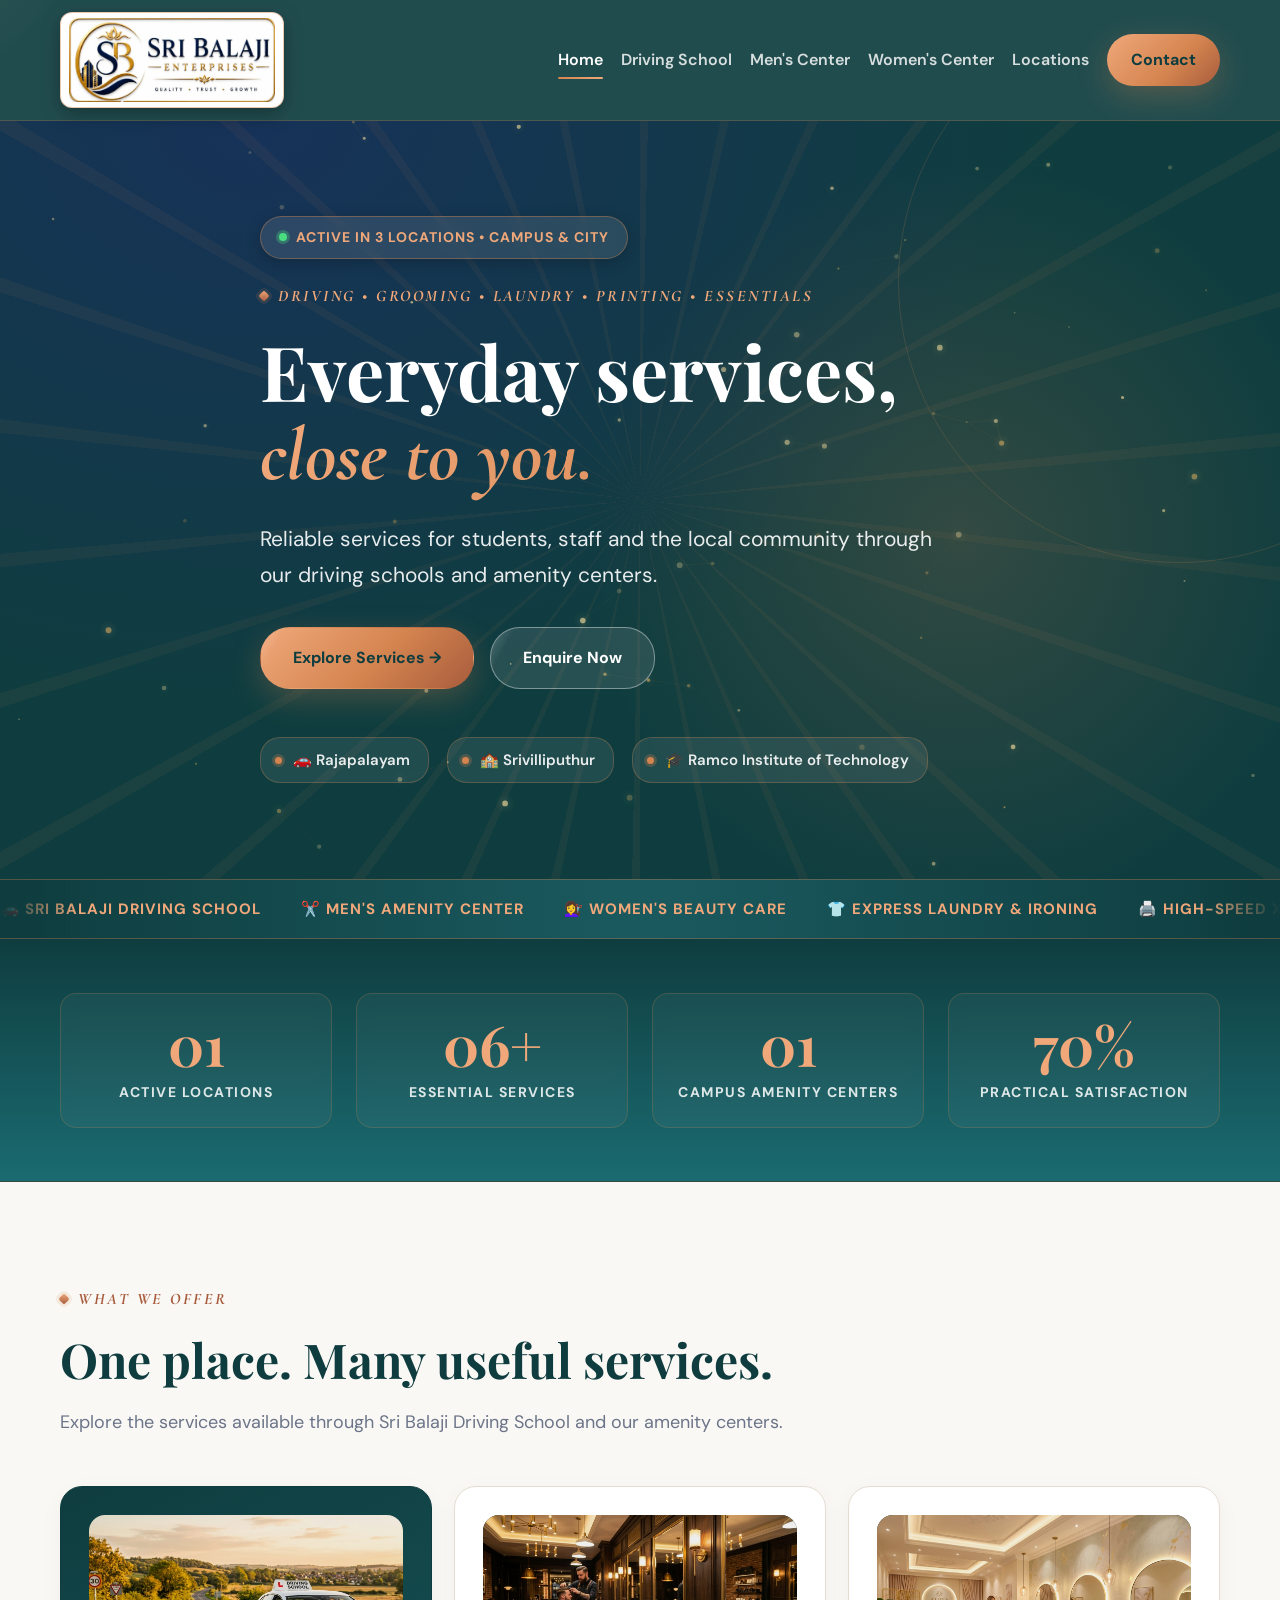
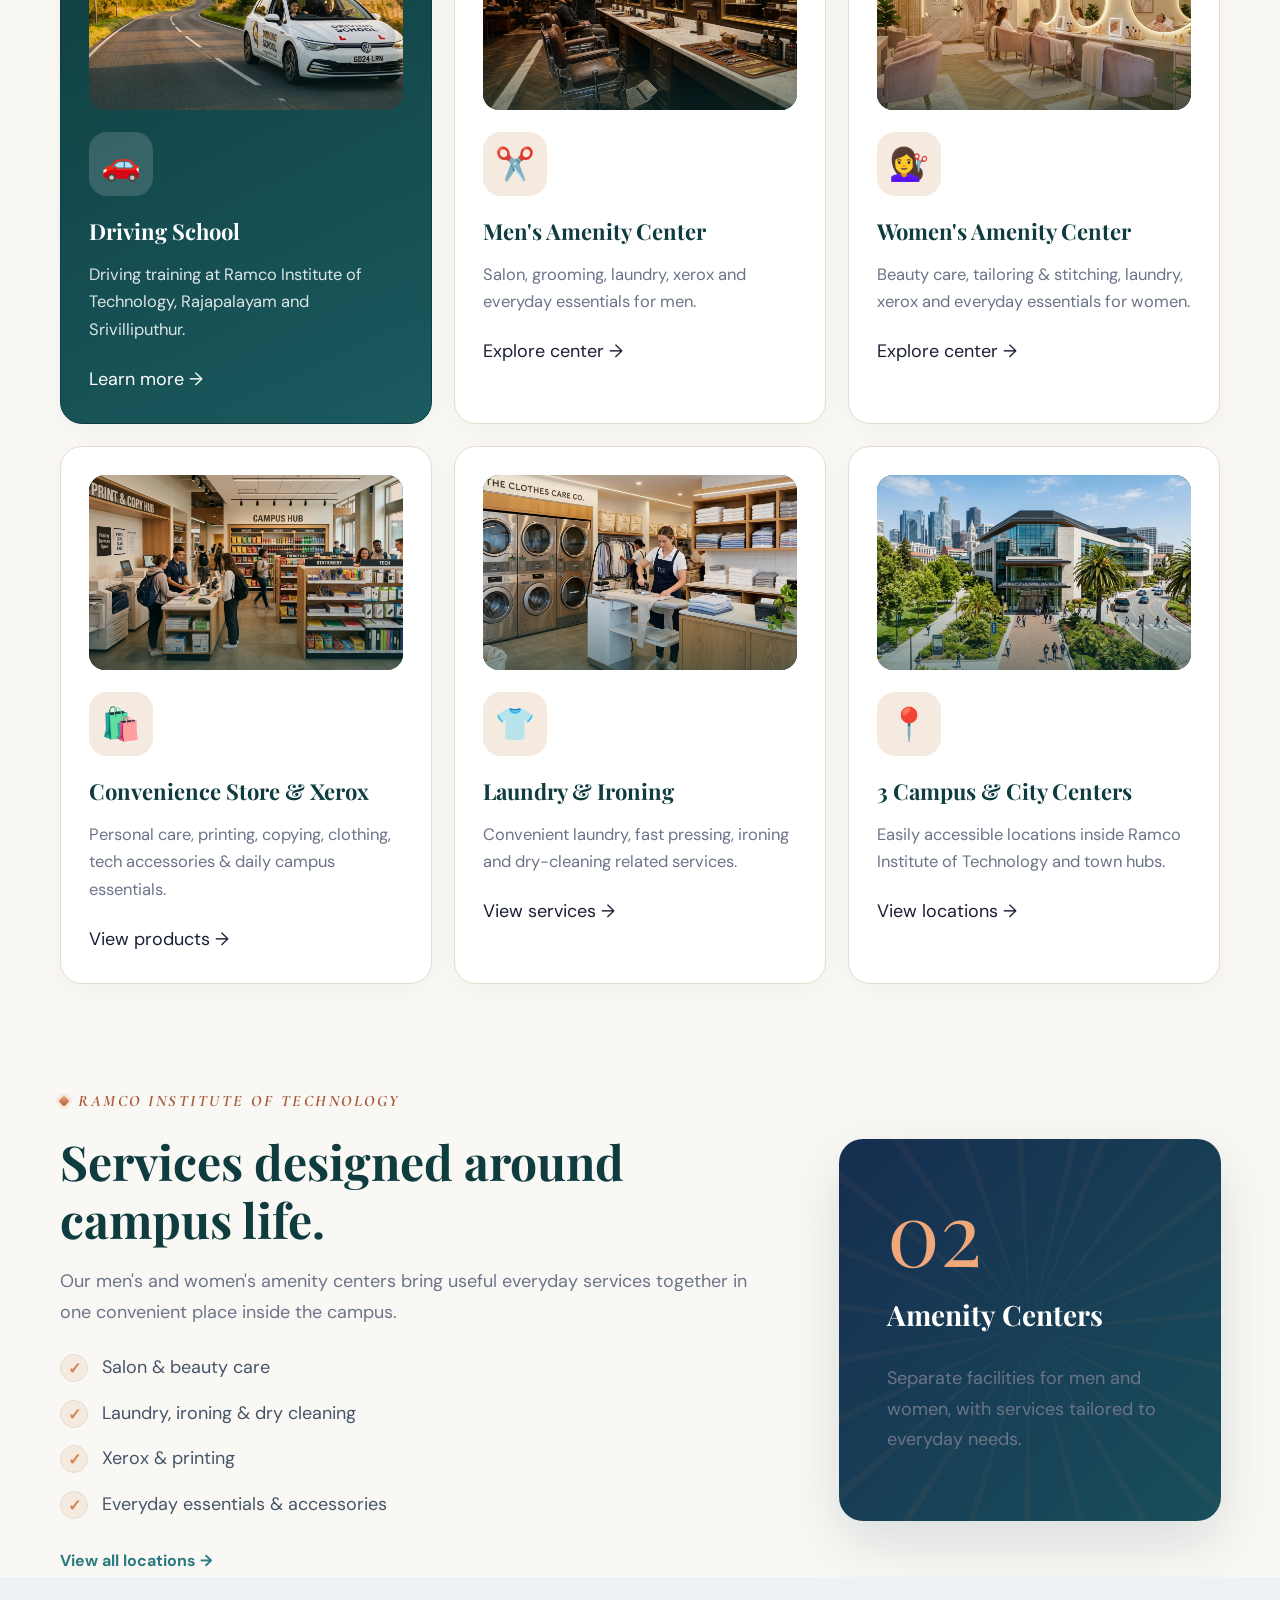
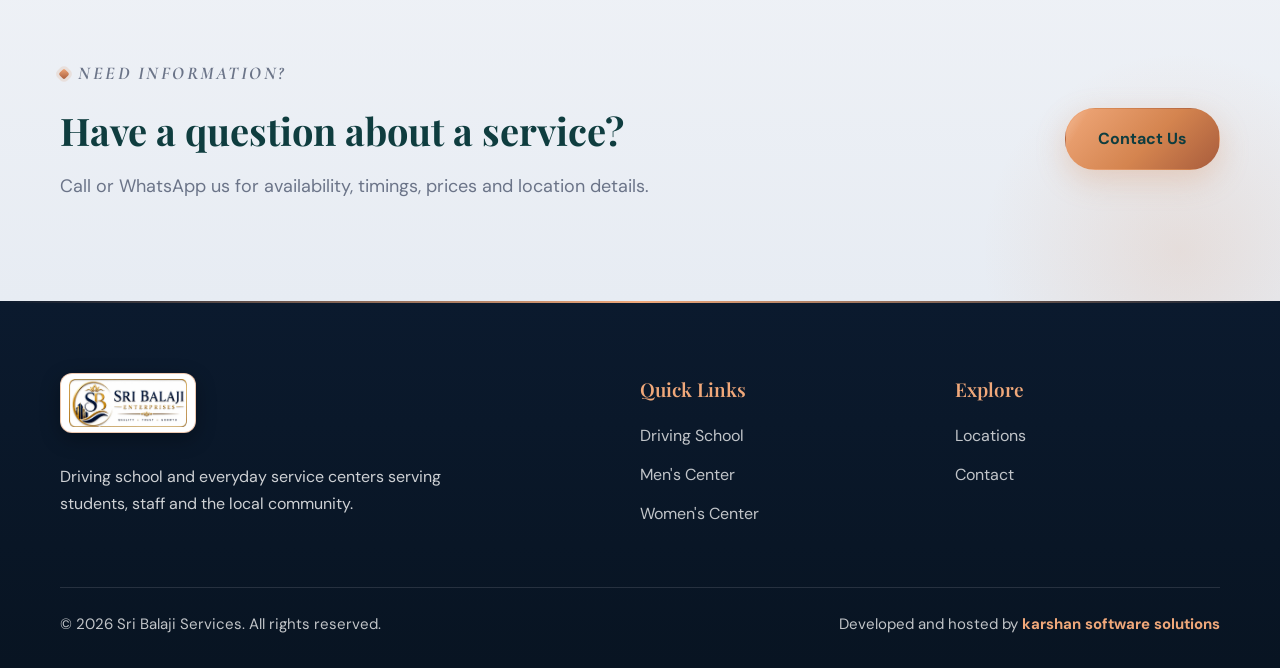
<file: index.html>
<!DOCTYPE html>
<html lang="en">
<head>
  <meta charset="UTF-8">
  <meta name="viewport" content="width=device-width, initial-scale=1.0">
  <title>Sri Balaji Services | Driving School & Amenity Centers</title>
  <link rel="icon" type="image/jpeg" href="images/logo.jpg">
  <link rel="apple-touch-icon" href="images/logo.jpg">
  <link rel="stylesheet" href="css/style.css">
</head>
<body>
  <header class="site-header">
    <div class="container nav-wrap">
      <a class="brand" href="index.html"><img src="images/logo.jpg" alt="Sri Balaji Enterprises Logo" class="brand-logo"></a>
      <button class="menu-toggle" aria-label="Open menu">☰</button>
      <nav class="nav">
        <a class="active" href="index.html">Home</a>
        <a href="driving-school.html">Driving School</a>
        <a href="mens-amenity.html">Men's Center</a>
        <a href="womens-amenity.html">Women's Center</a>
        <a href="locations.html">Locations</a>
        <a class="nav-cta" href="contact.html">Contact</a>
      </nav>
    </div>
  </header>

  <main>
    <section class="hero">
      <canvas id="particleCanvas" class="particle-canvas"></canvas>
      <div class="hero-overlay"></div>
      <div class="container hero-content">
        <div class="live-pill"><span class="live-dot"></span> Active in 3 Locations &bull; Campus & City</div>
        <p class="eyebrow">DRIVING &bull; GROOMING &bull; LAUNDRY &bull; PRINTING &bull; ESSENTIALS</p>
        <h1>Everyday services, <span class="word-rotator"><em class="active">close to you.</em><em>Driving School.</em><em>Men's Salon.</em><em>Women's Beauty.</em><em>Express Laundry.</em><em>Digital Printing.</em></span></h1>
        <p class="hero-text">Reliable services for students, staff and the local community through our driving schools and amenity centers.</p>
        <div class="button-row">
          <a class="btn btn-primary" href="#services"><span>Explore Services →</span></a>
          <a class="btn btn-light" href="contact.html"><span>Enquire Now</span></a>
        </div>
        <div class="hero-locations">
          <span>🚗 Rajapalayam</span>
          <span>🏫 Srivilliputhur</span>
          <span>🎓 Ramco Institute of Technology</span>
        </div>
      </div>
    </section>

    <!-- Infinite Animated Royal Marquee Ticker -->
    <div class="marquee-wrap">
      <div class="marquee-content">
        <span>🚗 Sri Balaji Driving School</span>
        <span>✂️ Men's Amenity Center</span>
        <span>💇‍♀️ Women's Beauty Care</span>
        <span>👕 Express Laundry & Ironing</span>
        <span>🖨️ High-Speed Xerox & Printing</span>
        <span>🛍️ Campus Convenience Store</span>
        <span>📍 Ramco Institute of Technology</span>
        <span>📍 Rajapalayam</span>
        <span>📍 Srivilliputhur</span>
      </div>
      <div class="marquee-content" aria-hidden="true">
        <span>🚗 Sri Balaji Driving School</span>
        <span>✂️ Men's Amenity Center</span>
        <span>💇‍♀️ Women's Beauty Care</span>
        <span>👕 Express Laundry & Ironing</span>
        <span>🖨️ High-Speed Xerox & Printing</span>
        <span>🛍️ Campus Convenience Store</span>
        <span>📍 Ramco Institute of Technology</span>
        <span>📍 Rajapalayam</span>
        <span>📍 Srivilliputhur</span>
      </div>
    </div>

    <!-- Live Animated Statistics Counter -->
    <section class="stats-strip">
      <div class="container stats-grid">
        <div class="stat-item">
          <div class="stat-number" data-target="3">0</div>
          <div class="stat-label">Active Locations</div>
        </div>
        <div class="stat-item">
          <div class="stat-number" data-target="10" data-suffix="+">0</div>
          <div class="stat-label">Essential Services</div>
        </div>
        <div class="stat-item">
          <div class="stat-number" data-target="2">0</div>
          <div class="stat-label">Campus Amenity Centers</div>
        </div>
        <div class="stat-item">
          <div class="stat-number" data-target="100" data-suffix="%">0</div>
          <div class="stat-label">Practical Satisfaction</div>
        </div>
      </div>
    </section>

    <section class="section" id="services">
      <div class="container">
        <div class="section-heading">
          <p class="eyebrow">WHAT WE OFFER</p>
          <h2>One place. Many useful services.</h2>
          <p>Explore the services available through Sri Balaji Driving School and our amenity centers.</p>
        </div>
        <div class="service-grid">
          <a class="service-card featured" href="driving-school.html">
            <div class="card-img-wrap"><img src="images/driving-school.jpg" alt="Sri Balaji Driving Training" class="card-img" loading="lazy"></div>
            <div class="icon">🚗</div>
            <h3>Driving School</h3>
            <p>Driving training at Ramco Institute of Technology, Rajapalayam and Srivilliputhur.</p>
            <span>Learn more →</span>
          </a>
          <a class="service-card" href="mens-amenity.html">
            <div class="card-img-wrap"><img src="images/mens-salon.jpg" alt="Men's Salon & Grooming Center" class="card-img" loading="lazy"></div>
            <div class="icon">✂️</div>
            <h3>Men's Amenity Center</h3>
            <p>Salon, grooming, laundry, xerox and everyday essentials for men.</p>
            <span>Explore center →</span>
          </a>
          <a class="service-card" href="womens-amenity.html">
            <div class="card-img-wrap"><img src="images/womens-parlour.jpg" alt="Women's Beauty Parlour & Care" class="card-img" loading="lazy"></div>
            <div class="icon">💇‍♀️</div>
            <h3>Women's Amenity Center</h3>
            <p>Beauty care, tailoring & stitching, laundry, xerox and everyday essentials for women.</p>
            <span>Explore center →</span>
          </a>
          <a class="service-card" href="mens-amenity.html#store">
            <div class="card-img-wrap"><img src="images/campus-store.jpg" alt="Campus Store & Xerox Center" class="card-img" loading="lazy"></div>
            <div class="icon">🛍️</div>
            <h3>Convenience Store & Xerox</h3>
            <p>Personal care, printing, copying, clothing, tech accessories & daily campus essentials.</p>
            <span>View products →</span>
          </a>
          <a class="service-card" href="mens-amenity.html#laundry">
            <div class="card-img-wrap"><img src="images/laundry.jpg" alt="Laundry & Ironing Services" class="card-img" loading="lazy"></div>
            <div class="icon">👕</div>
            <h3>Laundry & Ironing</h3>
            <p>Convenient laundry, fast pressing, ironing and dry-cleaning related services.</p>
            <span>View services →</span>
          </a>
          <a class="service-card" href="locations.html">
            <div class="card-img-wrap"><img src="images/locations.jpg" alt="Campus & City Centers" class="card-img" loading="lazy"></div>
            <div class="icon">📍</div>
            <h3>3 Campus & City Centers</h3>
            <p>Easily accessible locations inside Ramco Institute of Technology and town hubs.</p>
            <span>View locations →</span>
          </a>
        </div>
      </div>
    </section>

    <section class="split-section">
      <div class="container split">
        <div>
          <p class="eyebrow">RAMCO INSTITUTE OF TECHNOLOGY</p>
          <h2>Services designed around campus life.</h2>
          <p>Our men's and women's amenity centers bring useful everyday services together in one convenient place inside the campus.</p>
          <ul class="check-list"><li>Salon & beauty care</li><li>Laundry, ironing & dry cleaning</li><li>Xerox & printing</li><li>Everyday essentials & accessories</li></ul>
          <a class="text-link" href="locations.html">View all locations →</a>
        </div>
        <div class="info-panel"><div class="panel-number" data-target="2">02</div><h3>Amenity Centers</h3><p>Separate facilities for men and women, with services tailored to everyday needs.</p></div>
      </div>
    </section>

    <section class="cta-section">
      <div class="container cta">
        <div><p class="eyebrow">NEED INFORMATION?</p><h2>Have a question about a service?</h2><p>Call or WhatsApp us for availability, timings, prices and location details.</p></div>
        <a class="btn btn-primary" href="contact.html"><span>Contact Us</span></a>
      </div>
    </section>
  </main>

  <footer class="footer">
    <div class="container footer-grid">
      <div>
        <a class="brand footer-brand" href="index.html">
          <img src="images/logo.jpg" alt="Sri Balaji Enterprises Logo" class="brand-logo">
        </a>
        <p>Driving school and everyday service centers serving students, staff and the local community.</p>
      </div>
      <div>
        <h4>Quick Links</h4>
        <a href="driving-school.html">Driving School</a>
        <a href="mens-amenity.html">Men's Center</a>
        <a href="womens-amenity.html">Women's Center</a>
      </div>
      <div>
        <h4>Explore</h4>
        <a href="locations.html">Locations</a>
        <a href="contact.html">Contact</a>
      </div>
    </div>
    <div class="container footer-bottom">
      <p>© <span id="year"></span> Sri Balaji Services. All rights reserved.</p>
      <p class="developer-credit">Developed and hosted by <strong>karshan software solutions</strong></p>
    </div>
  </footer>
  <script src="js/main.js"></script>
</body>
</html>
</file>
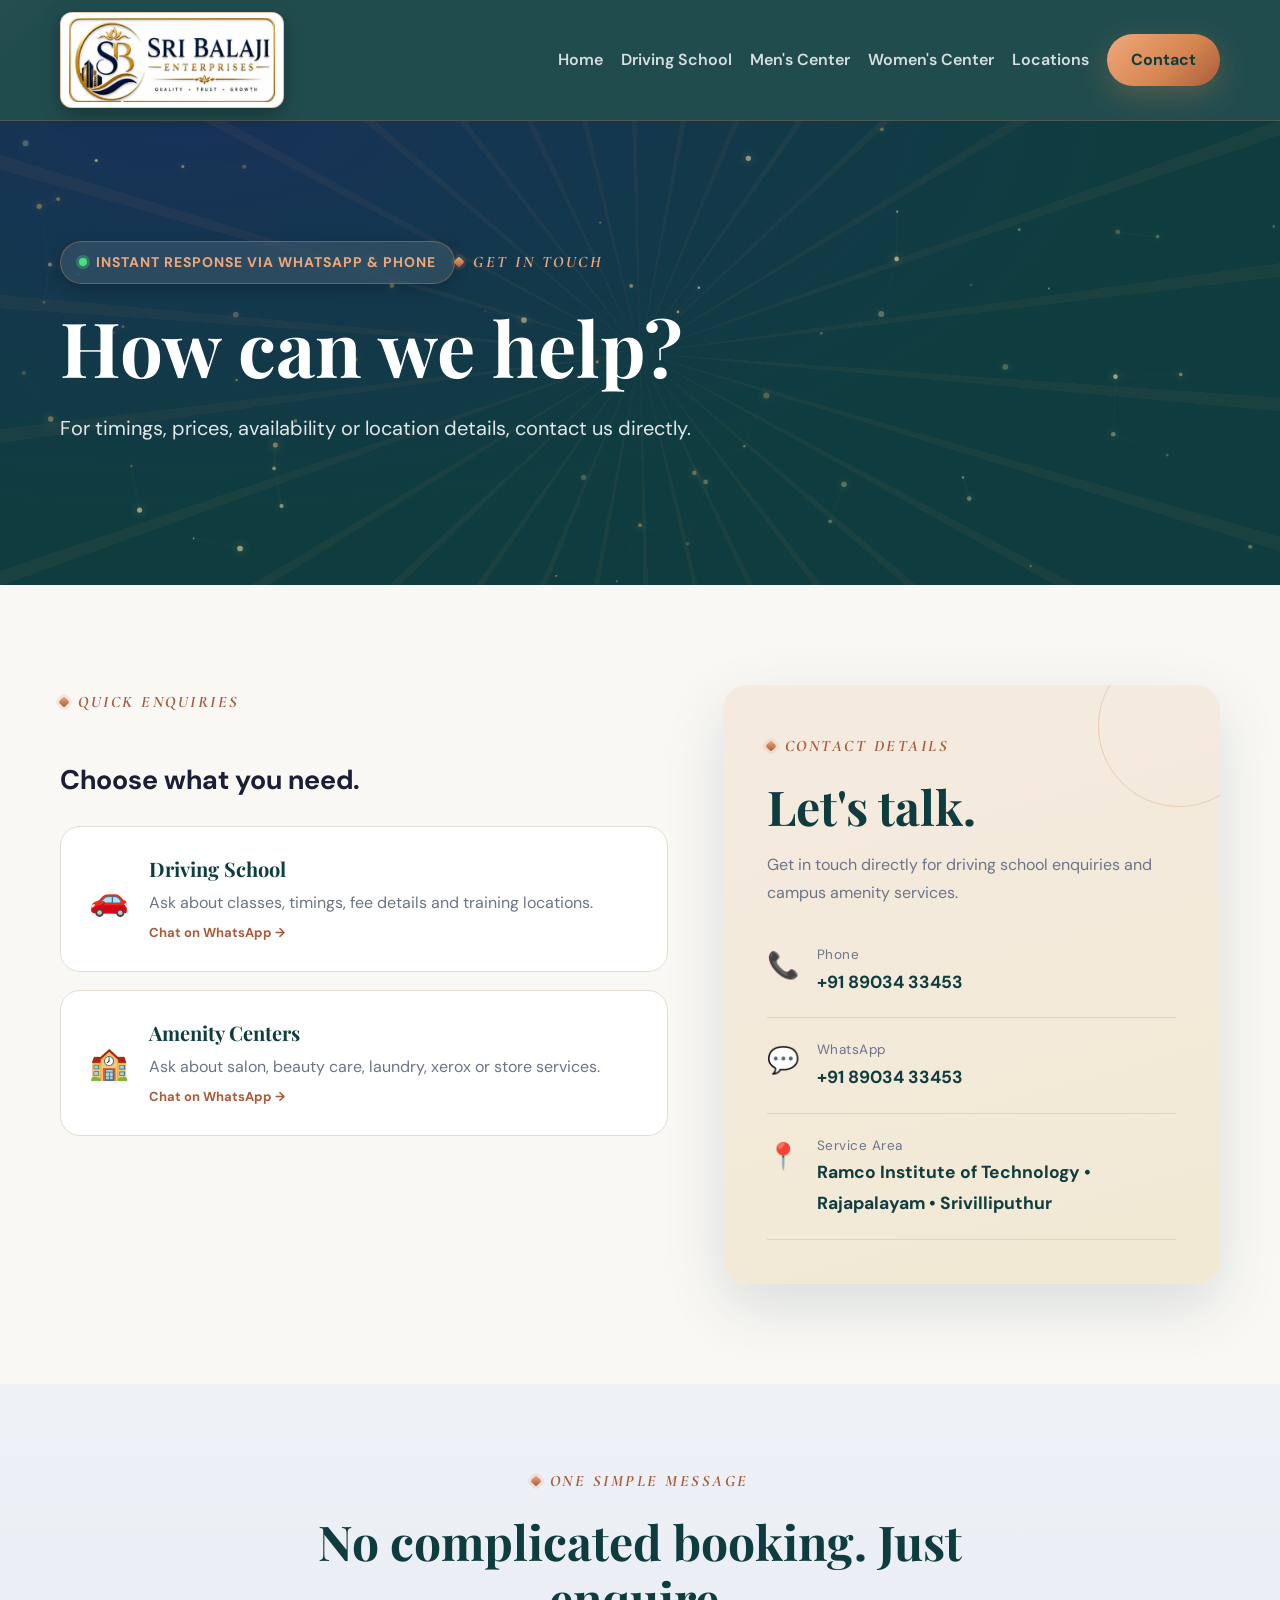
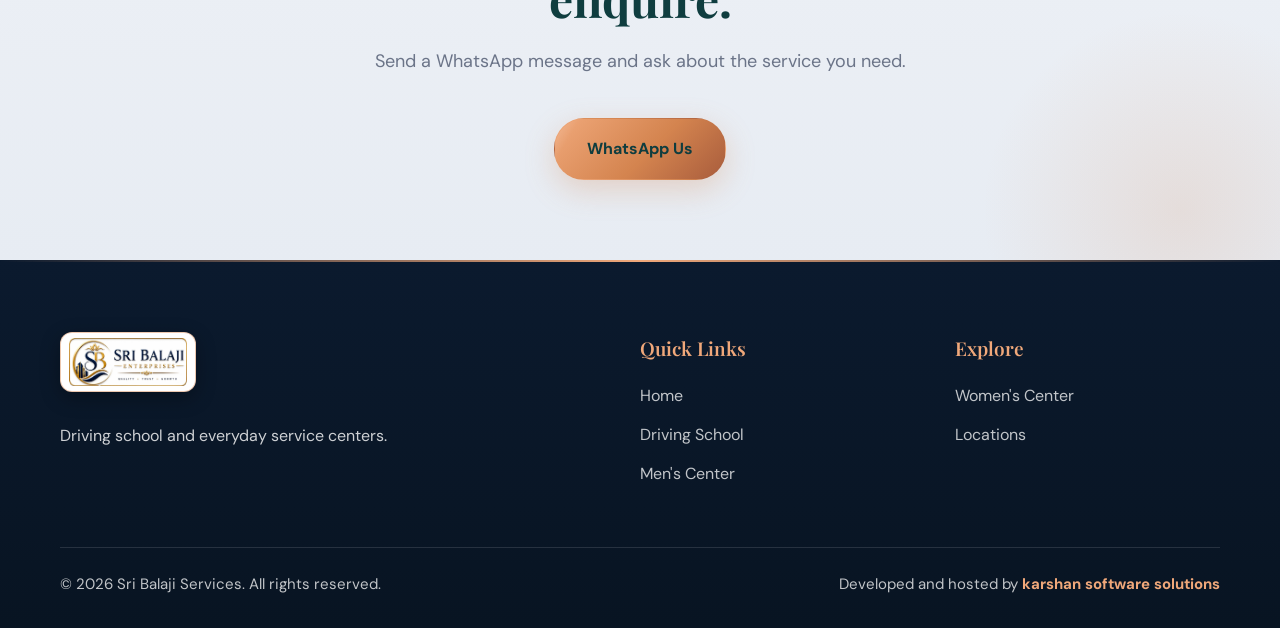
<file: contact.html>
<!DOCTYPE html>
<html lang="en"><head><meta charset="UTF-8"><meta name="viewport" content="width=device-width, initial-scale=1.0"><title>Contact | Sri Balaji</title><link rel="icon" type="image/jpeg" href="images/logo.jpg"><link rel="apple-touch-icon" href="images/logo.jpg"><link rel="stylesheet" href="css/style.css"></head>
<body>
<header class="site-header"><div class="container nav-wrap"><a class="brand" href="index.html"><img src="images/logo.jpg" alt="Sri Balaji Enterprises Logo" class="brand-logo"></a><button class="menu-toggle">☰</button><nav class="nav"><a href="index.html">Home</a><a href="driving-school.html">Driving School</a><a href="mens-amenity.html">Men's Center</a><a href="womens-amenity.html">Women's Center</a><a href="locations.html">Locations</a><a class="active nav-cta" href="contact.html">Contact</a></nav></div></header>
<main>
<section class="page-hero"><canvas id="particleCanvas" class="particle-canvas"></canvas><div class="container"><div class="live-pill"><span class="live-dot"></span> Instant Response via WhatsApp & Phone</div><p class="eyebrow">GET IN TOUCH</p><h1>How can we help?</h1><p>For timings, prices, availability or location details, contact us directly.</p></div></section>
<section class="section"><div class="container contact-grid">
<div><p class="eyebrow">QUICK ENQUIRIES</p><h2>Choose what you need.</h2><div class="contact-cards">
<a href="https://wa.me/918903433453?text=Hello%2C%20I%20would%20like%20to%20enquire%20about%20driving%20classes." class="contact-card" target="_blank" rel="noopener"><span>🚗</span><div><h3>Driving School</h3><p>Ask about classes, timings, fee details and training locations.</p><span style="color:var(--gold-deep);font-size:13px;font-weight:700;">Chat on WhatsApp →</span></div></a>
<a href="https://wa.me/918903433453?text=Hello%2C%20I%20would%20like%20to%20enquire%20about%20amenity%20center%20services." class="contact-card" target="_blank" rel="noopener"><span>🏫</span><div><h3>Amenity Centers</h3><p>Ask about salon, beauty care, laundry, xerox or store services.</p><span style="color:var(--gold-deep);font-size:13px;font-weight:700;">Chat on WhatsApp →</span></div></a>
</div></div>
<div class="contact-box"><p class="eyebrow">CONTACT DETAILS</p><h2>Let's talk.</h2><p class="muted">Get in touch directly for driving school enquiries and campus amenity services.</p><div class="detail"><span>📞</span><div><small>Phone</small><strong>+91 89034 33453</strong></div></div><div class="detail"><span>💬</span><div><small>WhatsApp</small><strong>+91 89034 33453</strong></div></div><div class="detail"><span>📍</span><div><small>Service Area</small><strong>Ramco Institute of Technology • Rajapalayam • Srivilliputhur</strong></div></div></div>
</div></section>
<section class="cta-section"><div class="container centered"><p class="eyebrow">ONE SIMPLE MESSAGE</p><h2>No complicated booking. Just enquire.</h2><p>Send a WhatsApp message and ask about the service you need.</p><a class="btn btn-primary" href="https://wa.me/918903433453?text=Hello%2C%20I%20would%20like%20to%20enquire%20about%20your%20services." target="_blank" rel="noopener"><span>WhatsApp Us</span></a></div></section>
</main>
<footer class="footer"><div class="container footer-grid"><div><a class="brand footer-brand" href="index.html"><img src="images/logo.jpg" alt="Sri Balaji Enterprises Logo" class="brand-logo"></a><p>Driving school and everyday service centers.</p></div><div><h4>Quick Links</h4><a href="index.html">Home</a><a href="driving-school.html">Driving School</a><a href="mens-amenity.html">Men's Center</a></div><div><h4>Explore</h4><a href="womens-amenity.html">Women's Center</a><a href="locations.html">Locations</a></div></div><div class="container footer-bottom"><p>© <span id="year"></span> Sri Balaji Services. All rights reserved.</p><p class="developer-credit">Developed and hosted by <strong>karshan software solutions</strong></p></div></footer><script src="js/main.js"></script></body></html>
</file>
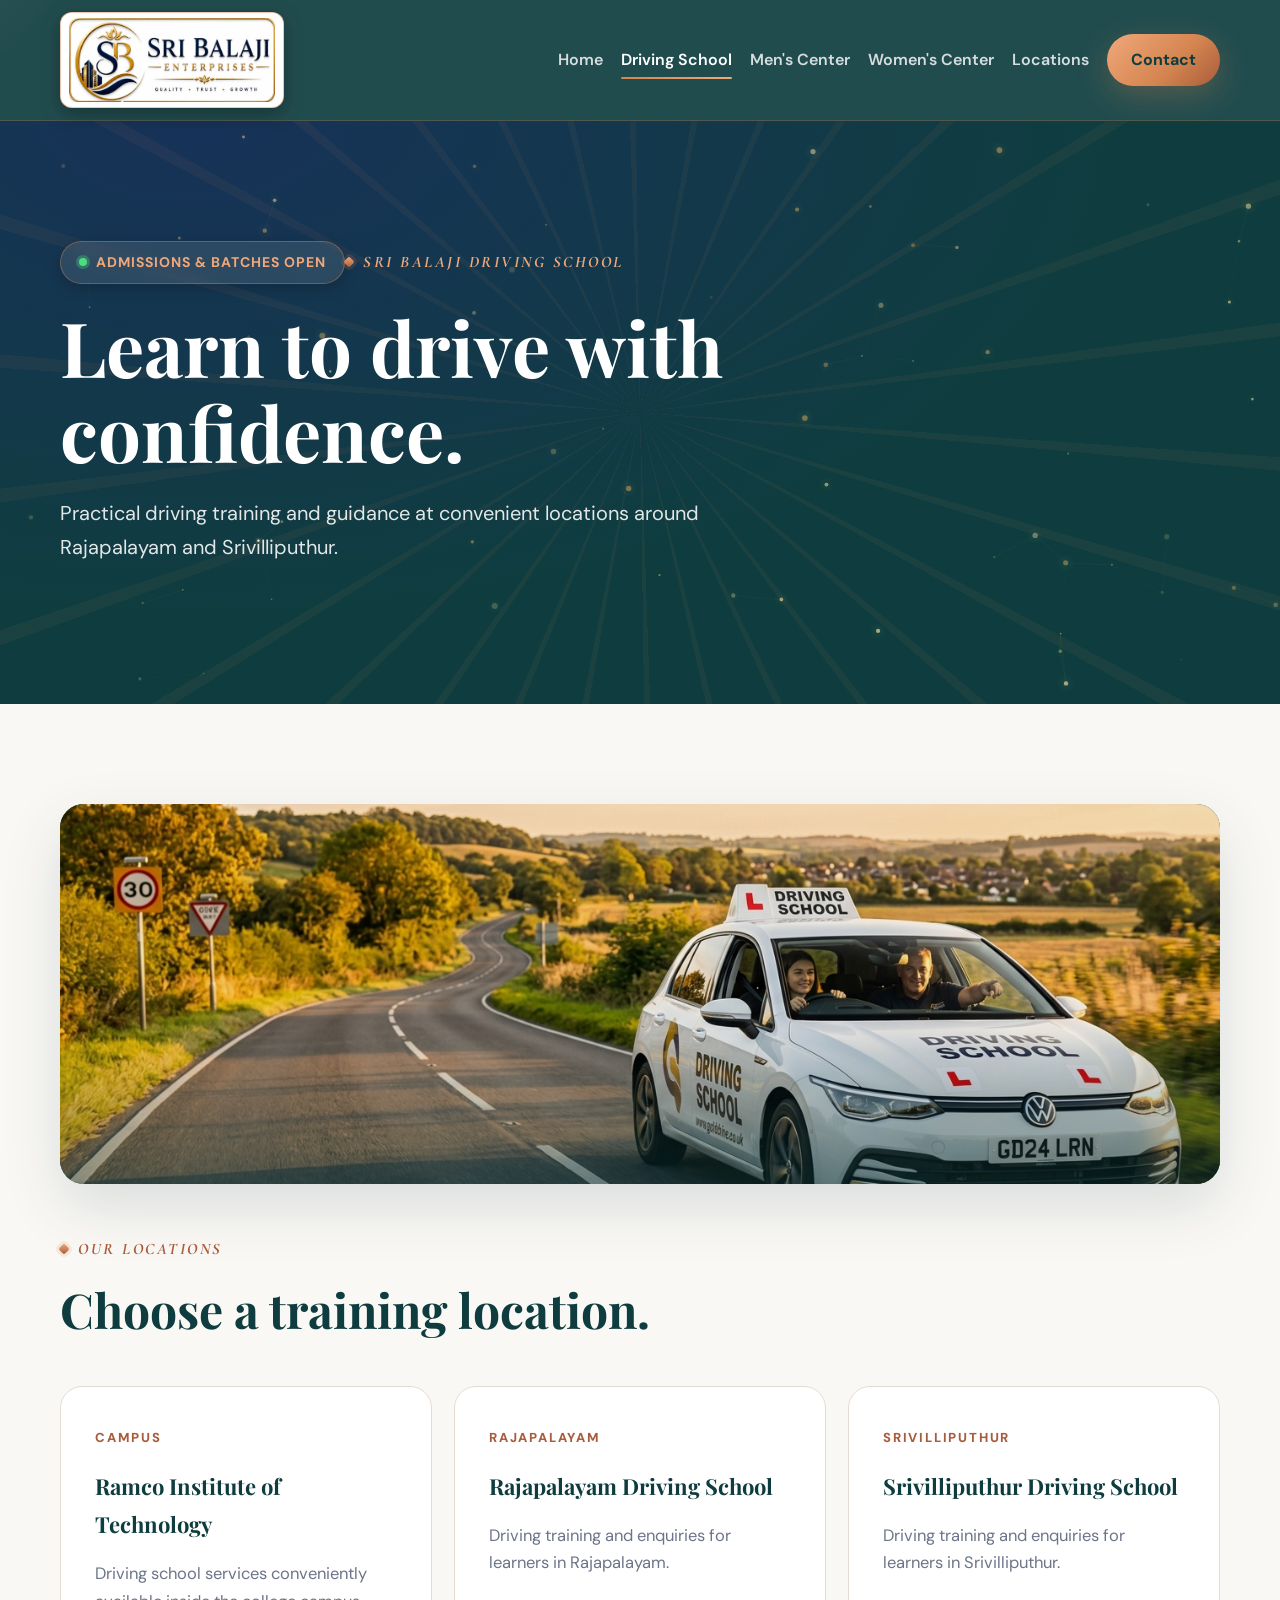
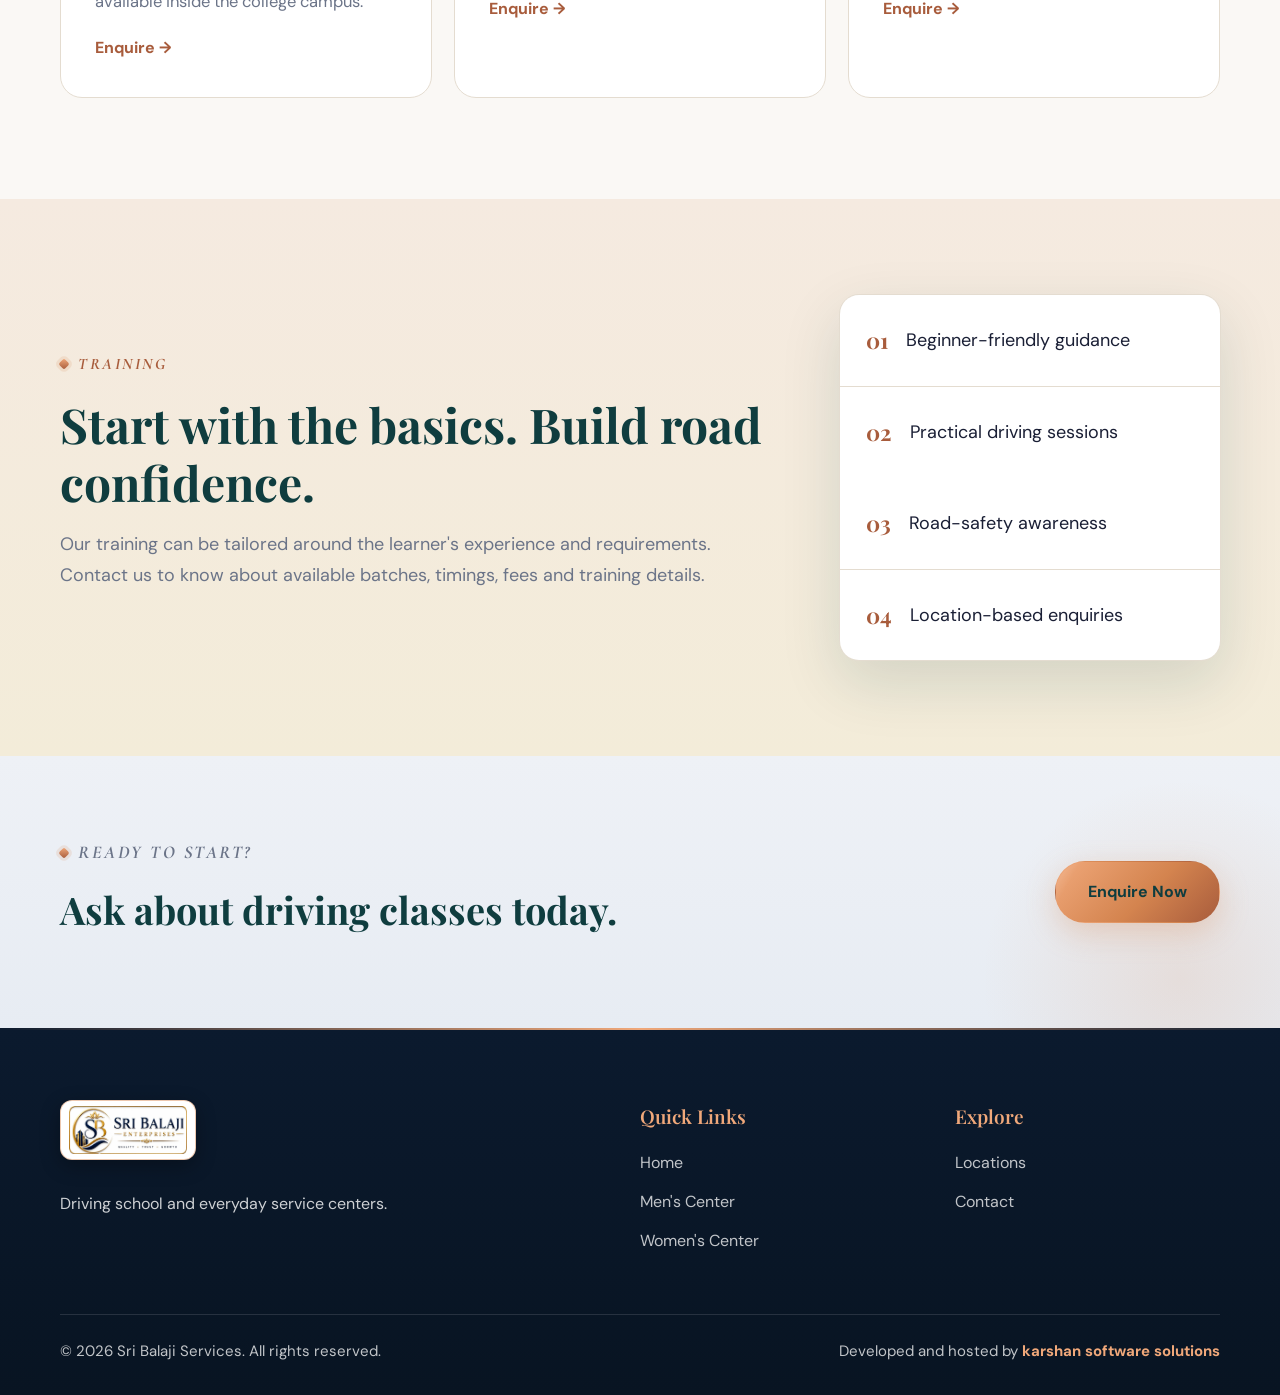
<file: driving-school.html>
<!DOCTYPE html>
<html lang="en"><head><meta charset="UTF-8"><meta name="viewport" content="width=device-width, initial-scale=1.0"><title>Driving School | Sri Balaji</title><link rel="icon" type="image/jpeg" href="images/logo.jpg"><link rel="apple-touch-icon" href="images/logo.jpg"><link rel="stylesheet" href="css/style.css"></head>
<body>
<header class="site-header"><div class="container nav-wrap"><a class="brand" href="index.html"><img src="images/logo.jpg" alt="Sri Balaji Enterprises Logo" class="brand-logo"></a><button class="menu-toggle">☰</button><nav class="nav"><a href="index.html">Home</a><a class="active" href="driving-school.html">Driving School</a><a href="mens-amenity.html">Men's Center</a><a href="womens-amenity.html">Women's Center</a><a href="locations.html">Locations</a><a class="nav-cta" href="contact.html">Contact</a></nav></div></header>
<main>
<section class="page-hero"><canvas id="particleCanvas" class="particle-canvas"></canvas><div class="container"><div class="live-pill"><span class="live-dot"></span> Admissions & Batches Open</div><p class="eyebrow">SRI BALAJI DRIVING SCHOOL</p><h1>Learn to drive with confidence.</h1><p>Practical driving training and guidance at convenient locations around Rajapalayam and Srivilliputhur.</p></div></section>
<section class="section"><div class="container"><div class="card-img-wrap" style="height:380px; margin-bottom:48px; border-radius:24px; box-shadow:var(--shadow);"><img src="images/driving-school.jpg" alt="Driving Training Cars" class="card-img"></div><div class="section-heading"><p class="eyebrow">OUR LOCATIONS</p><h2>Choose a training location.</h2></div><div class="location-grid">
<div class="location-card"><span class="location-tag">CAMPUS</span><h3>Ramco Institute of Technology</h3><p>Driving school services conveniently available inside the college campus.</p><a class="text-link" href="contact.html">Enquire →</a></div>
<div class="location-card"><span class="location-tag">RAJAPALAYAM</span><h3>Rajapalayam Driving School</h3><p>Driving training and enquiries for learners in Rajapalayam.</p><a class="text-link" href="contact.html">Enquire →</a></div>
<div class="location-card"><span class="location-tag">SRIVILLIPUTHUR</span><h3>Srivilliputhur Driving School</h3><p>Driving training and enquiries for learners in Srivilliputhur.</p><a class="text-link" href="contact.html">Enquire →</a></div>
</div></div></section>
<section class="soft-section"><div class="container split"><div><p class="eyebrow">TRAINING</p><h2>Start with the basics. Build road confidence.</h2><p>Our training can be tailored around the learner's experience and requirements. Contact us to know about available batches, timings, fees and training details.</p></div><div class="feature-list"><div><b>01</b><span>Beginner-friendly guidance</span></div><div><b>02</b><span>Practical driving sessions</span></div><div><b>03</b><span>Road-safety awareness</span></div><div><b>04</b><span>Location-based enquiries</span></div></div></div></section>
<section class="cta-section"><div class="container cta"><div><p class="eyebrow">READY TO START?</p><h2>Ask about driving classes today.</h2></div><a class="btn btn-primary" href="contact.html"><span>Enquire Now</span></a></div></section>
</main>
<footer class="footer"><div class="container footer-grid"><div><a class="brand footer-brand" href="index.html"><img src="images/logo.jpg" alt="Sri Balaji Enterprises Logo" class="brand-logo"></a><p>Driving school and everyday service centers.</p></div><div><h4>Quick Links</h4><a href="index.html">Home</a><a href="mens-amenity.html">Men's Center</a><a href="womens-amenity.html">Women's Center</a></div><div><h4>Explore</h4><a href="locations.html">Locations</a><a href="contact.html">Contact</a></div></div><div class="container footer-bottom"><p>© <span id="year"></span> Sri Balaji Services. All rights reserved.</p><p class="developer-credit">Developed and hosted by <strong>karshan software solutions</strong></p></div></footer><script src="js/main.js"></script></body></html>
</file>
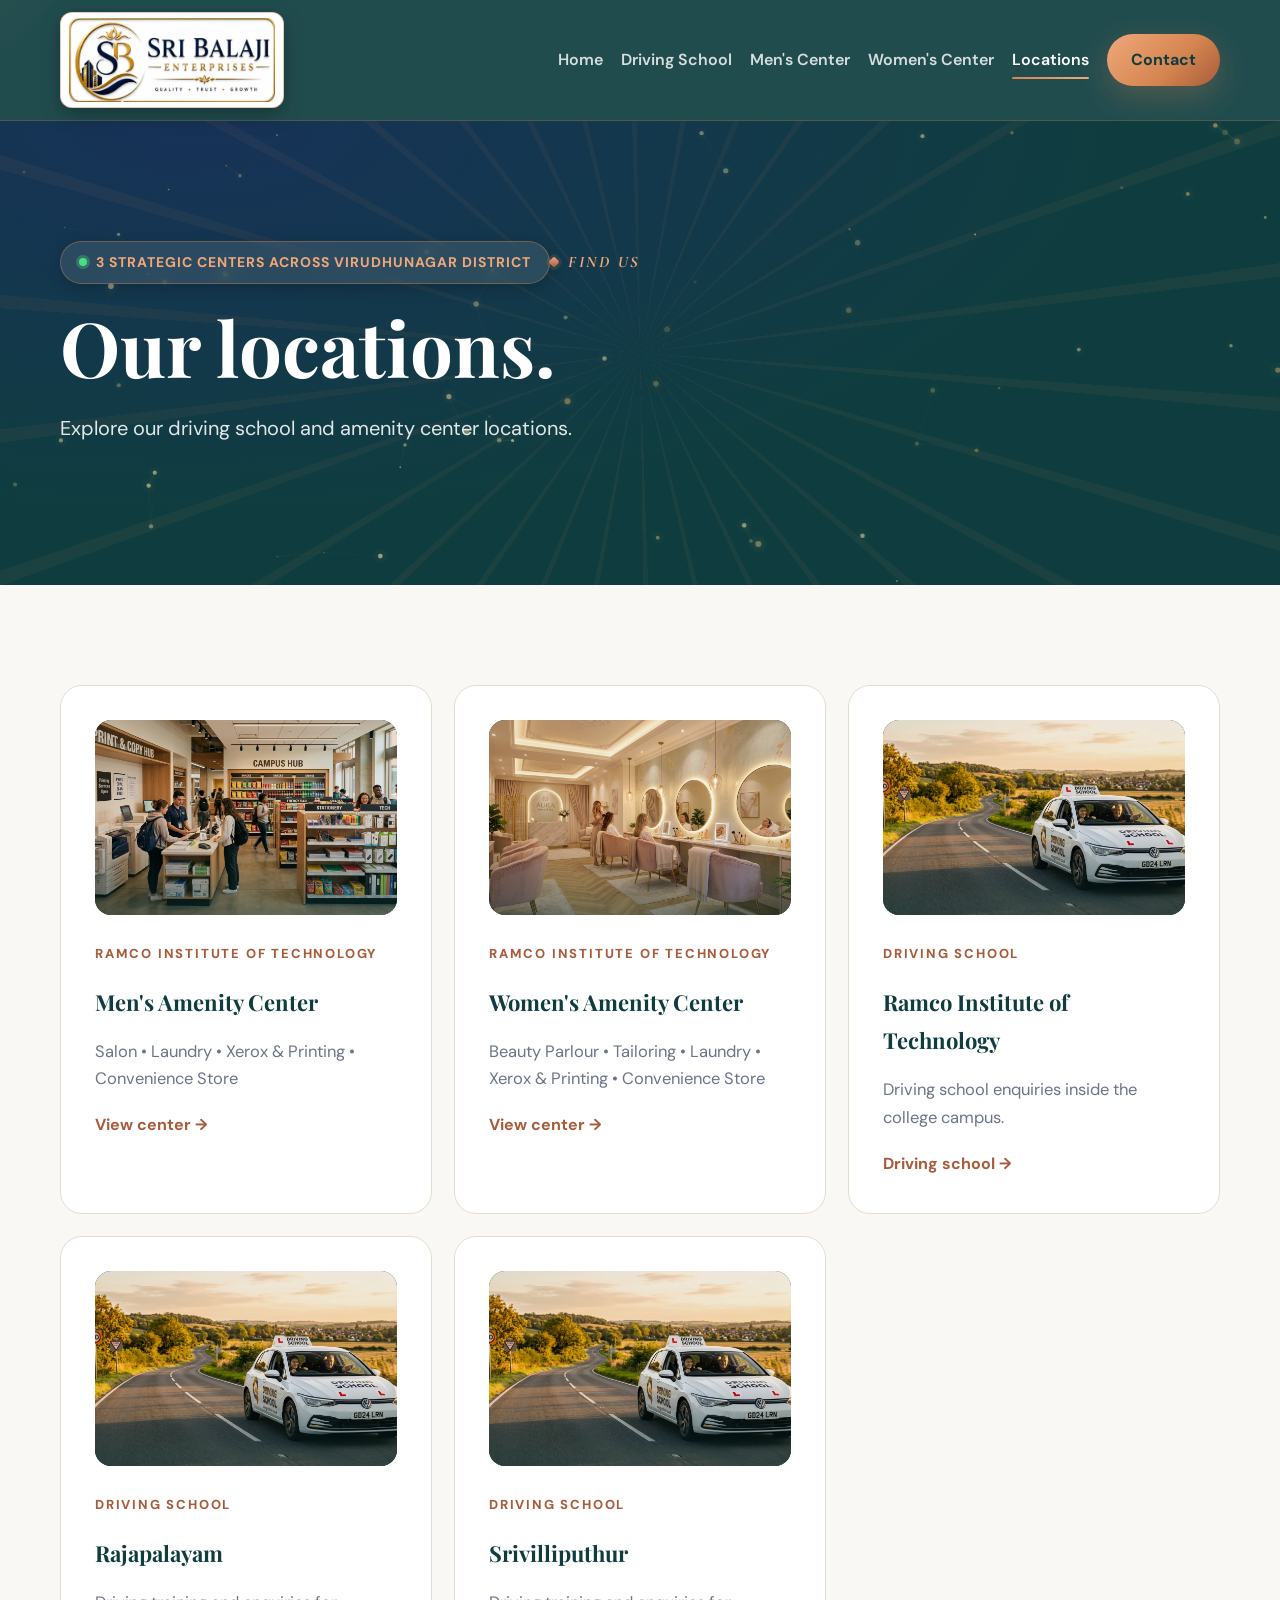
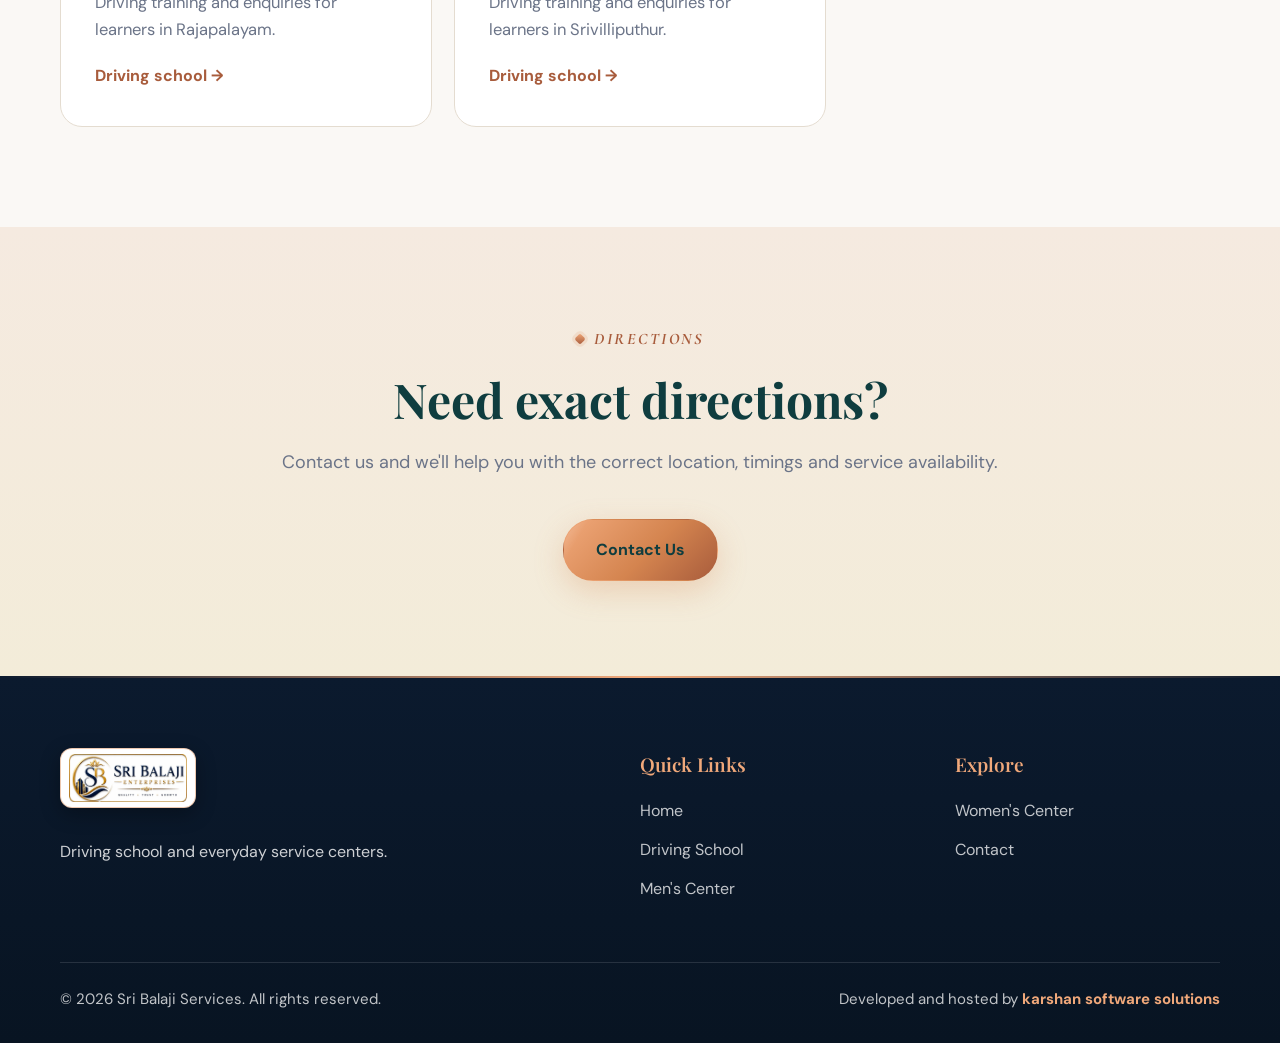
<file: locations.html>
<!DOCTYPE html>
<html lang="en"><head><meta charset="UTF-8"><meta name="viewport" content="width=device-width, initial-scale=1.0"><title>Locations | Sri Balaji</title><link rel="icon" type="image/jpeg" href="images/logo.jpg"><link rel="apple-touch-icon" href="images/logo.jpg"><link rel="stylesheet" href="css/style.css"></head>
<body>
<header class="site-header"><div class="container nav-wrap"><a class="brand" href="index.html"><img src="images/logo.jpg" alt="Sri Balaji Enterprises Logo" class="brand-logo"></a><button class="menu-toggle">☰</button><nav class="nav"><a href="index.html">Home</a><a href="driving-school.html">Driving School</a><a href="mens-amenity.html">Men's Center</a><a href="womens-amenity.html">Women's Center</a><a class="active" href="locations.html">Locations</a><a class="nav-cta" href="contact.html">Contact</a></nav></div></header>
<main>
<section class="page-hero"><canvas id="particleCanvas" class="particle-canvas"></canvas><div class="container"><div class="live-pill"><span class="live-dot"></span> 3 Strategic Centers Across Virudhunagar District</div><p class="eyebrow">FIND US</p><h1>Our locations.</h1><p>Explore our driving school and amenity center locations.</p></div></section>
<section class="section"><div class="container"><div class="location-grid">
<article class="location-card large"><div class="card-img-wrap"><img src="images/campus-store.jpg" alt="Ramco Institute of Technology Campus Center" class="card-img" loading="lazy"></div><span class="location-tag">RAMCO INSTITUTE OF TECHNOLOGY</span><h2>Men's Amenity Center</h2><p>Salon • Laundry • Xerox & Printing • Convenience Store</p><a class="text-link" href="mens-amenity.html">View center →</a></article>
<article class="location-card large"><div class="card-img-wrap"><img src="images/womens-parlour.jpg" alt="Ramco Institute of Technology Women's Center" class="card-img" loading="lazy"></div><span class="location-tag">RAMCO INSTITUTE OF TECHNOLOGY</span><h2>Women's Amenity Center</h2><p>Beauty Parlour • Tailoring • Laundry • Xerox & Printing • Convenience Store</p><a class="text-link" href="womens-amenity.html">View center →</a></article>
<article class="location-card"><div class="card-img-wrap"><img src="images/driving-school.jpg" alt="Ramco Campus Driving School" class="card-img" loading="lazy"></div><span class="location-tag">DRIVING SCHOOL</span><h3>Ramco Institute of Technology</h3><p>Driving school enquiries inside the college campus.</p><a class="text-link" href="driving-school.html">Driving school →</a></article>
<article class="location-card"><div class="card-img-wrap"><img src="images/driving-school.jpg" alt="Rajapalayam Driving Center" class="card-img" loading="lazy"></div><span class="location-tag">DRIVING SCHOOL</span><h3>Rajapalayam</h3><p>Driving training and enquiries for learners in Rajapalayam.</p><a class="text-link" href="driving-school.html">Driving school →</a></article>
<article class="location-card"><div class="card-img-wrap"><img src="images/driving-school.jpg" alt="Srivilliputhur Driving Center" class="card-img" loading="lazy"></div><span class="location-tag">DRIVING SCHOOL</span><h3>Srivilliputhur</h3><p>Driving training and enquiries for learners in Srivilliputhur.</p><a class="text-link" href="driving-school.html">Driving school →</a></article>
</div></div></section>
<section class="soft-section"><div class="container centered"><p class="eyebrow">DIRECTIONS</p><h2>Need exact directions?</h2><p>Contact us and we'll help you with the correct location, timings and service availability.</p><a class="btn btn-primary" href="contact.html">Contact Us</a></div></section>
</main>
<footer class="footer"><div class="container footer-grid"><div><a class="brand footer-brand" href="index.html"><img src="images/logo.jpg" alt="Sri Balaji Enterprises Logo" class="brand-logo"></a><p>Driving school and everyday service centers.</p></div><div><h4>Quick Links</h4><a href="index.html">Home</a><a href="driving-school.html">Driving School</a><a href="mens-amenity.html">Men's Center</a></div><div><h4>Explore</h4><a href="womens-amenity.html">Women's Center</a><a href="contact.html">Contact</a></div></div><div class="container footer-bottom"><p>© <span id="year"></span> Sri Balaji Services. All rights reserved.</p><p class="developer-credit">Developed and hosted by <strong>karshan software solutions</strong></p></div></footer><script src="js/main.js"></script></body></html>
</file>
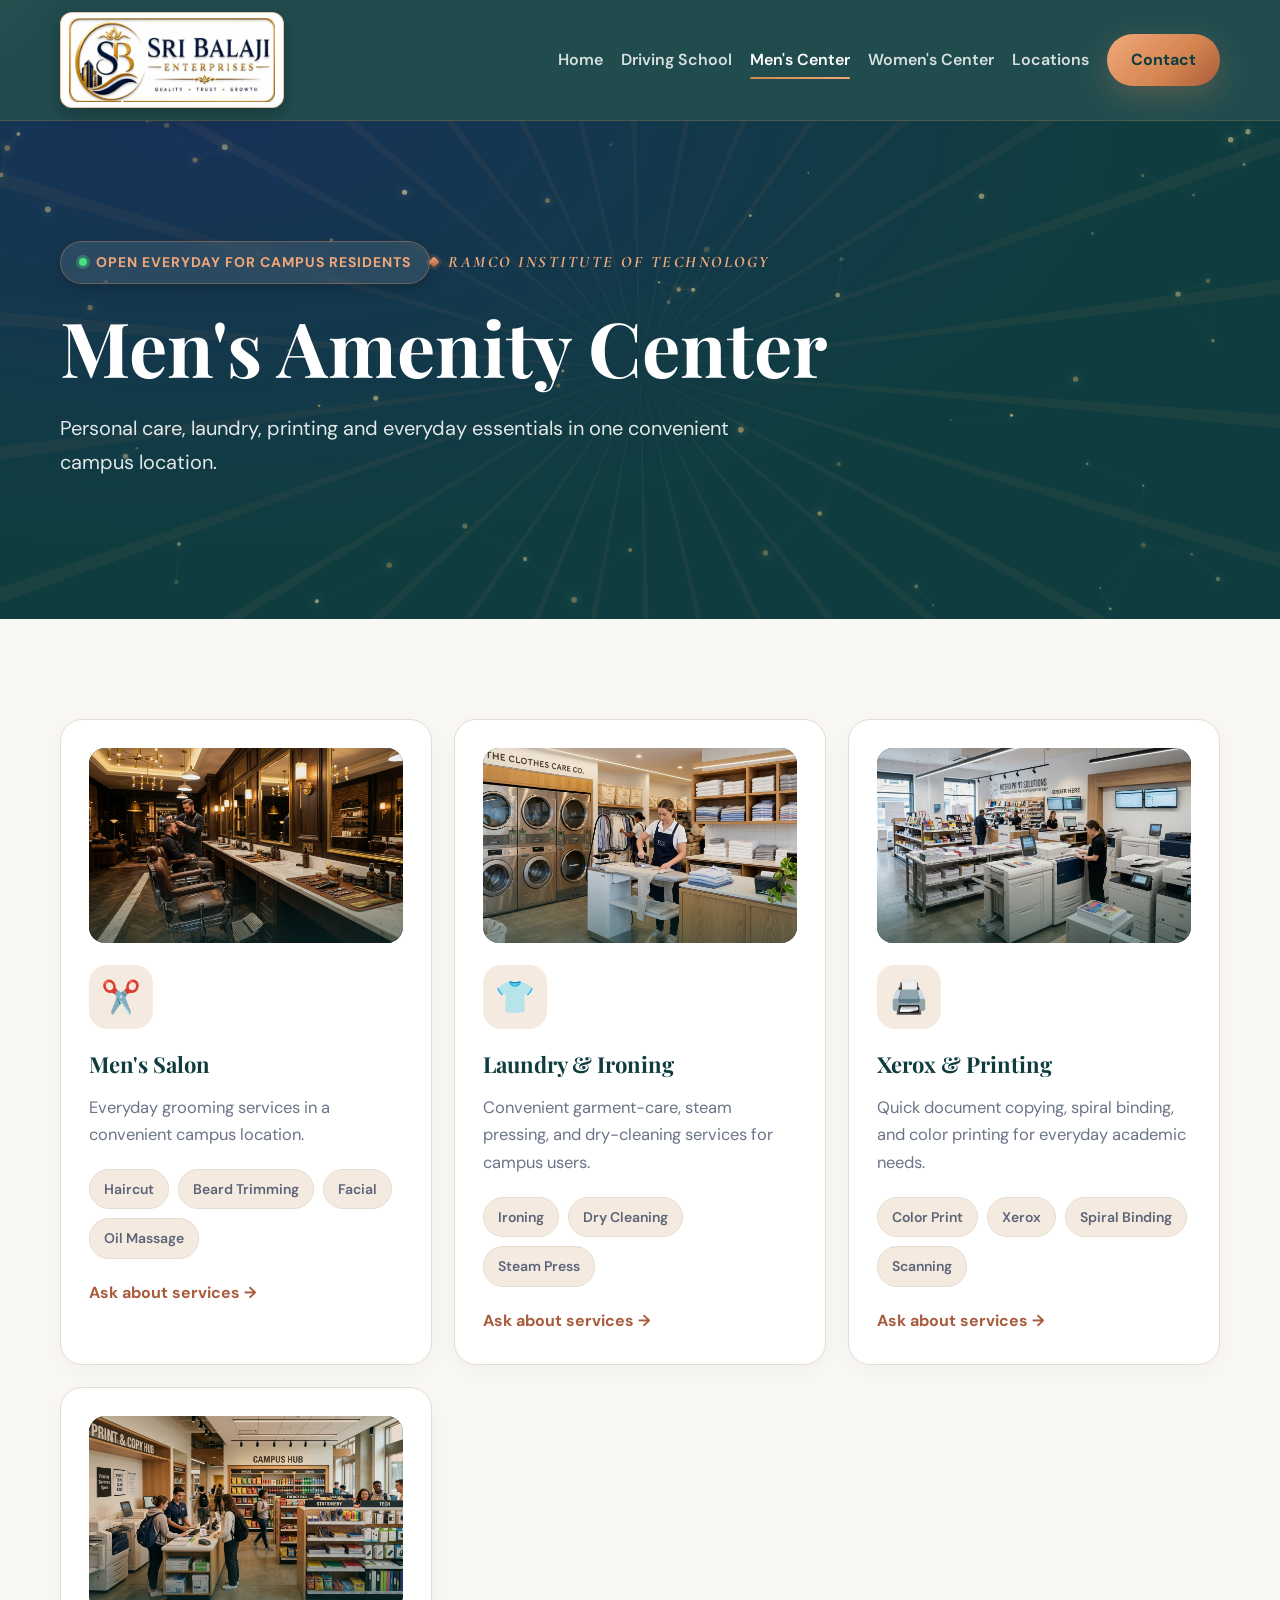
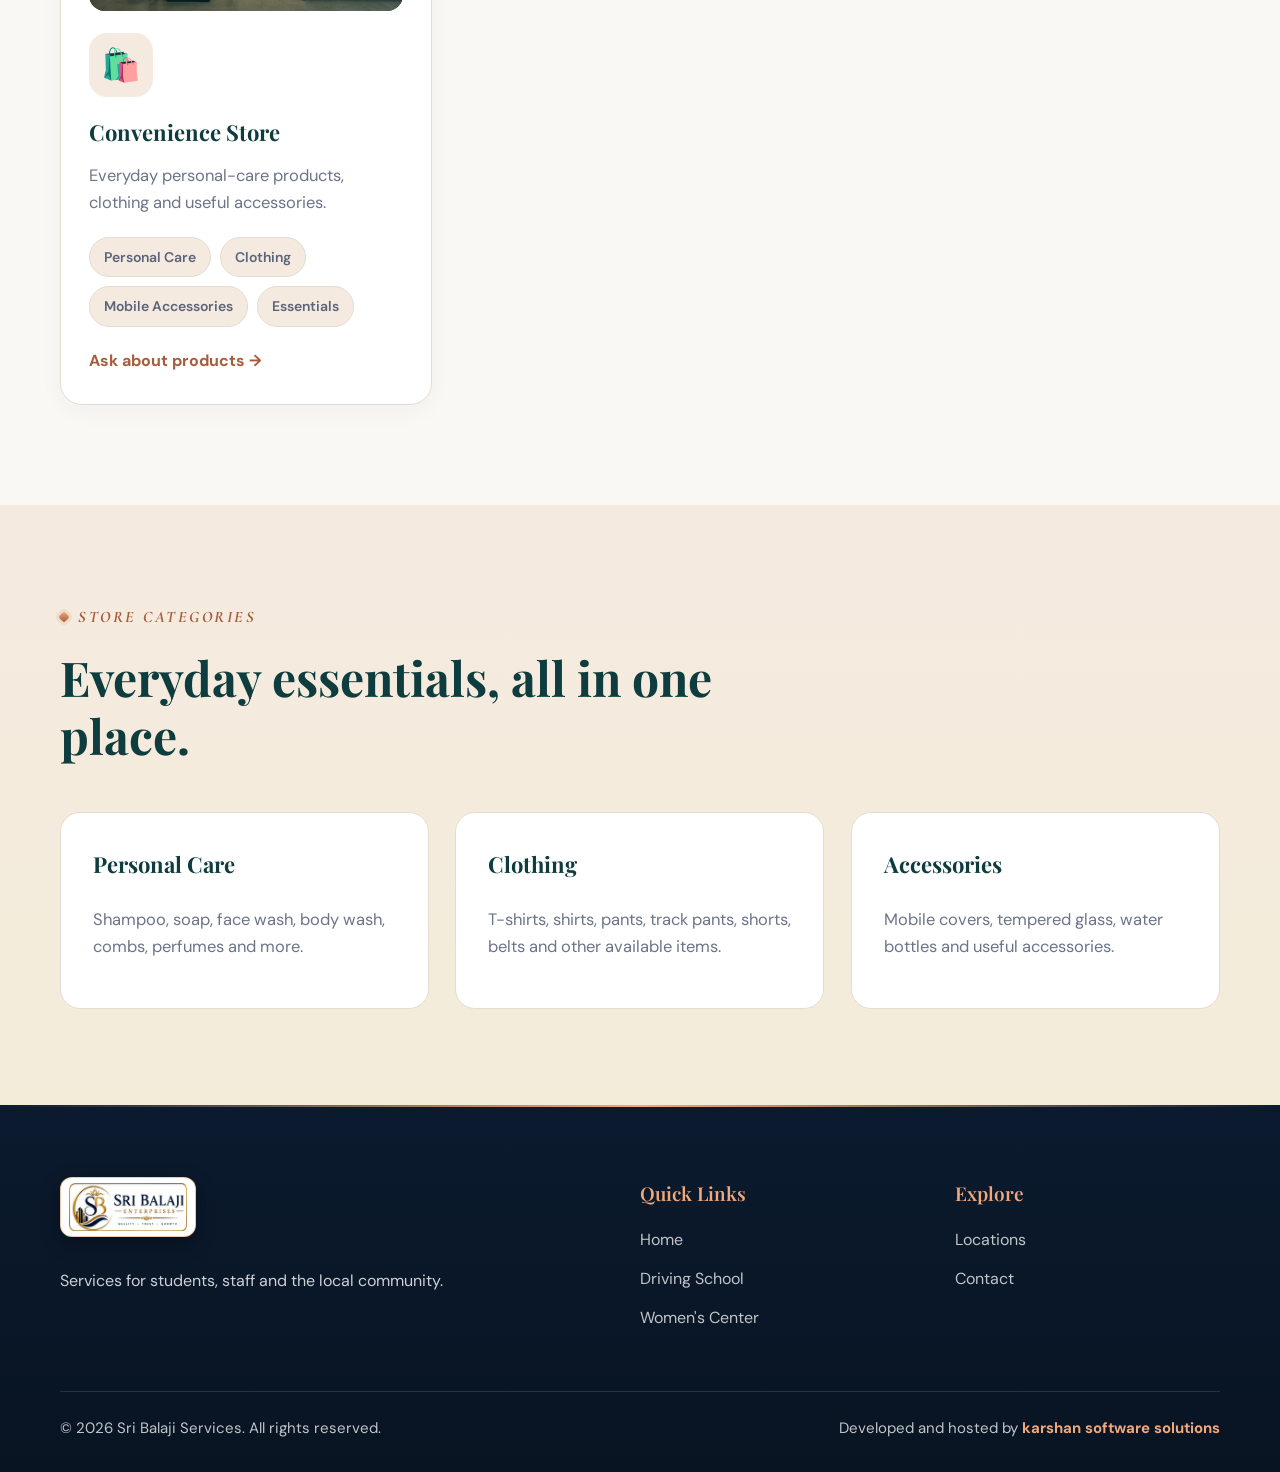
<file: mens-amenity.html>
<!DOCTYPE html>
<html lang="en"><head><meta charset="UTF-8"><meta name="viewport" content="width=device-width, initial-scale=1.0"><title>Men's Amenity Center | Sri Balaji</title><link rel="icon" type="image/jpeg" href="images/logo.jpg"><link rel="apple-touch-icon" href="images/logo.jpg"><link rel="stylesheet" href="css/style.css"></head>
<body>
<header class="site-header"><div class="container nav-wrap"><a class="brand" href="index.html"><img src="images/logo.jpg" alt="Sri Balaji Enterprises Logo" class="brand-logo"></a><button class="menu-toggle">☰</button><nav class="nav"><a href="index.html">Home</a><a href="driving-school.html">Driving School</a><a class="active" href="mens-amenity.html">Men's Center</a><a href="womens-amenity.html">Women's Center</a><a href="locations.html">Locations</a><a class="nav-cta" href="contact.html">Contact</a></nav></div></header>
<main>
<section class="page-hero"><canvas id="particleCanvas" class="particle-canvas"></canvas><div class="container"><div class="live-pill"><span class="live-dot"></span> Open Everyday for Campus Residents</div><p class="eyebrow">RAMCO INSTITUTE OF TECHNOLOGY</p><h1>Men's Amenity Center</h1><p>Personal care, laundry, printing and everyday essentials in one convenient campus location.</p></div></section>
<section class="section"><div class="container"><div class="service-grid">
<article class="service-card" id="salon"><div class="card-img-wrap"><img src="images/mens-salon.jpg" alt="Men's Salon Styling" class="card-img"></div><div class="icon">✂️</div><h3>Men's Salon</h3><p>Everyday grooming services in a convenient campus location.</p><div class="tag-list"><span>Haircut</span><span>Beard Trimming</span><span>Facial</span><span>Oil Massage</span></div><a class="text-link" href="contact.html">Ask about services →</a></article>
<article class="service-card" id="laundry"><div class="card-img-wrap"><img src="images/laundry.jpg" alt="Laundry & Steam Ironing" class="card-img" loading="lazy"></div><div class="icon">👕</div><h3>Laundry & Ironing</h3><p>Convenient garment-care, steam pressing, and dry-cleaning services for campus users.</p><div class="tag-list"><span>Ironing</span><span>Dry Cleaning</span><span>Steam Press</span></div><a class="text-link" href="contact.html">Ask about services →</a></article>
<article class="service-card" id="xerox"><div class="card-img-wrap"><img src="images/xerox.jpg" alt="Digital Xerox & Printing Center" class="card-img" loading="lazy"></div><div class="icon">🖨️</div><h3>Xerox & Printing</h3><p>Quick document copying, spiral binding, and color printing for everyday academic needs.</p><div class="tag-list"><span>Color Print</span><span>Xerox</span><span>Spiral Binding</span><span>Scanning</span></div><a class="text-link" href="contact.html">Ask about services →</a></article>
<article class="service-card" id="store"><div class="card-img-wrap"><img src="images/campus-store.jpg" alt="Campus Store" class="card-img"></div><div class="icon">🛍️</div><h3>Convenience Store</h3><p>Everyday personal-care products, clothing and useful accessories.</p><div class="tag-list"><span>Personal Care</span><span>Clothing</span><span>Mobile Accessories</span><span>Essentials</span></div><a class="text-link" href="contact.html">Ask about products →</a></article>
</div></div></section>
<section class="soft-section"><div class="container"><div class="section-heading"><p class="eyebrow">STORE CATEGORIES</p><h2>Everyday essentials, all in one place.</h2></div><div class="category-grid"><div><h3>Personal Care</h3><p>Shampoo, soap, face wash, body wash, combs, perfumes and more.</p></div><div><h3>Clothing</h3><p>T-shirts, shirts, pants, track pants, shorts, belts and other available items.</p></div><div><h3>Accessories</h3><p>Mobile covers, tempered glass, water bottles and useful accessories.</p></div></div></div></section>
</main>
<footer class="footer"><div class="container footer-grid"><div><a class="brand footer-brand" href="index.html"><img src="images/logo.jpg" alt="Sri Balaji Enterprises Logo" class="brand-logo"></a><p>Services for students, staff and the local community.</p></div><div><h4>Quick Links</h4><a href="index.html">Home</a><a href="driving-school.html">Driving School</a><a href="womens-amenity.html">Women's Center</a></div><div><h4>Explore</h4><a href="locations.html">Locations</a><a href="contact.html">Contact</a></div></div><div class="container footer-bottom"><p>© <span id="year"></span> Sri Balaji Services. All rights reserved.</p><p class="developer-credit">Developed and hosted by <strong>karshan software solutions</strong></p></div></footer><script src="js/main.js"></script></body></html>
</file>
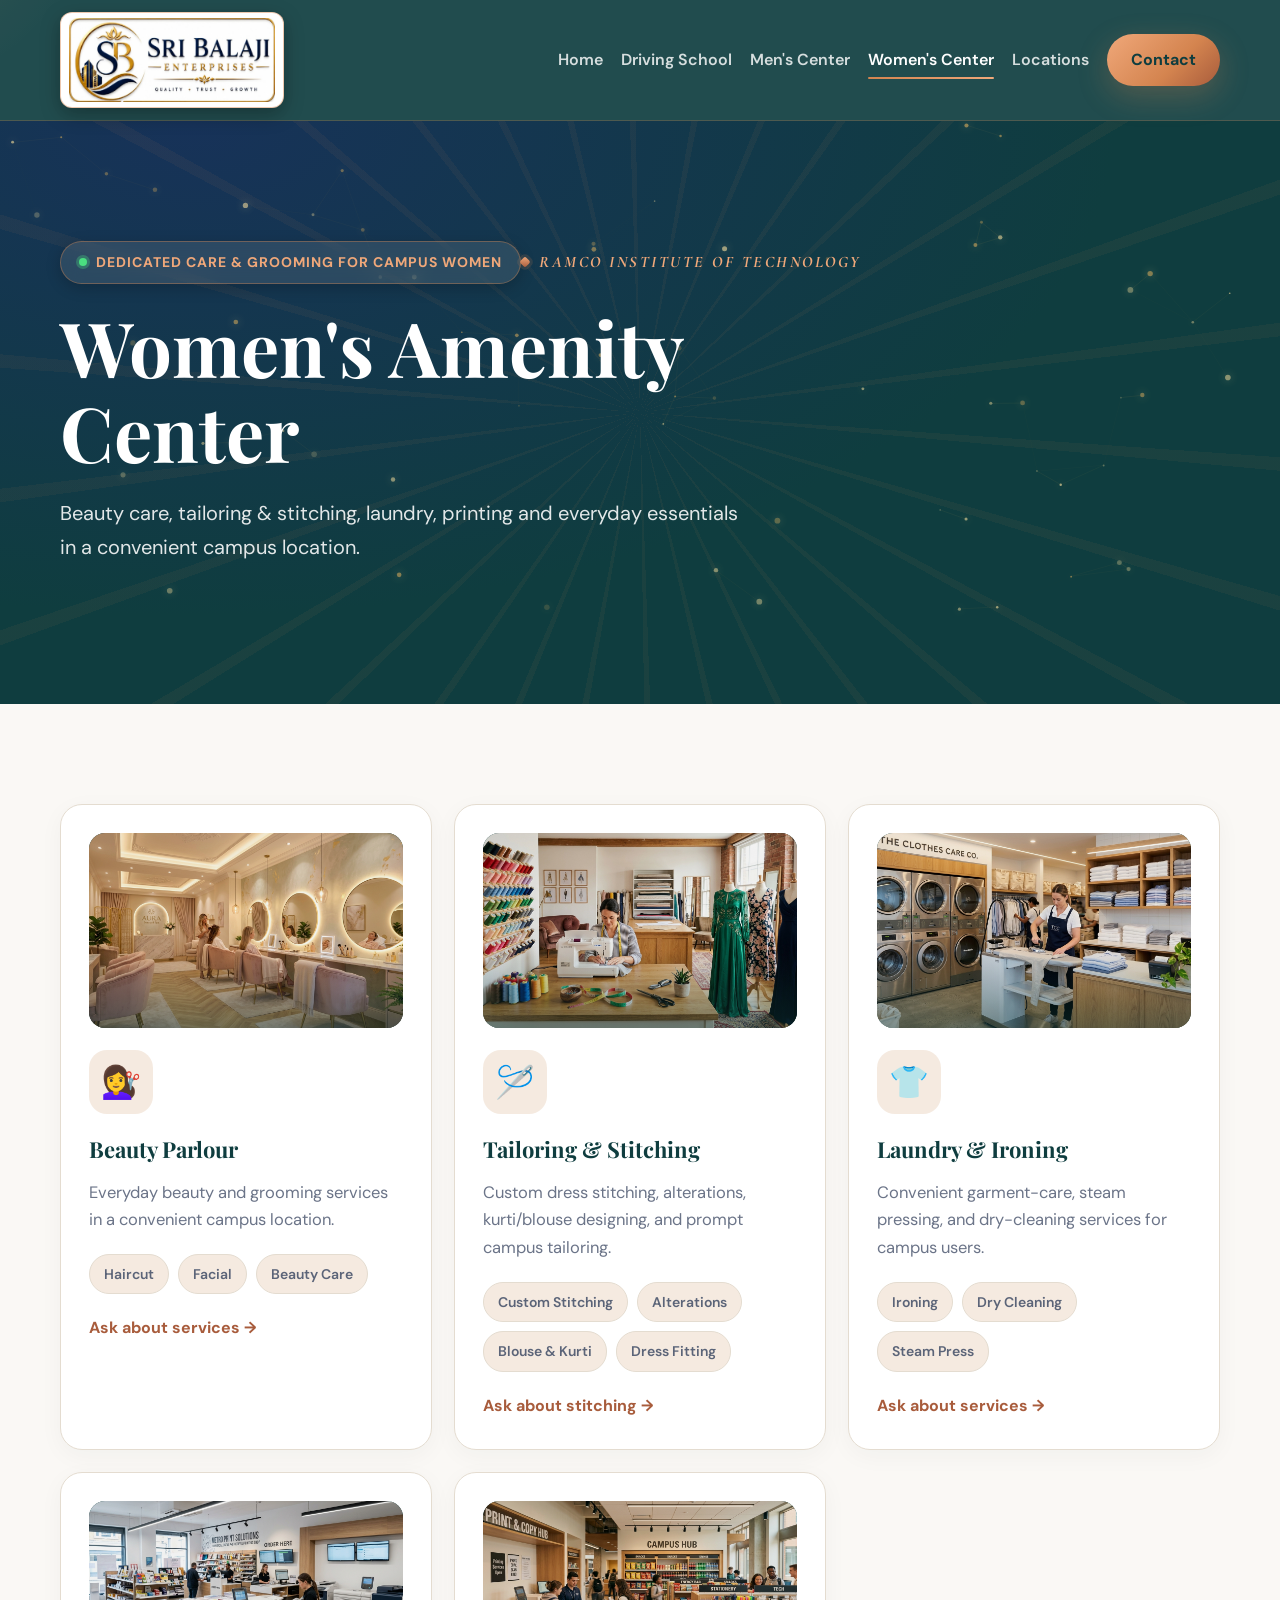
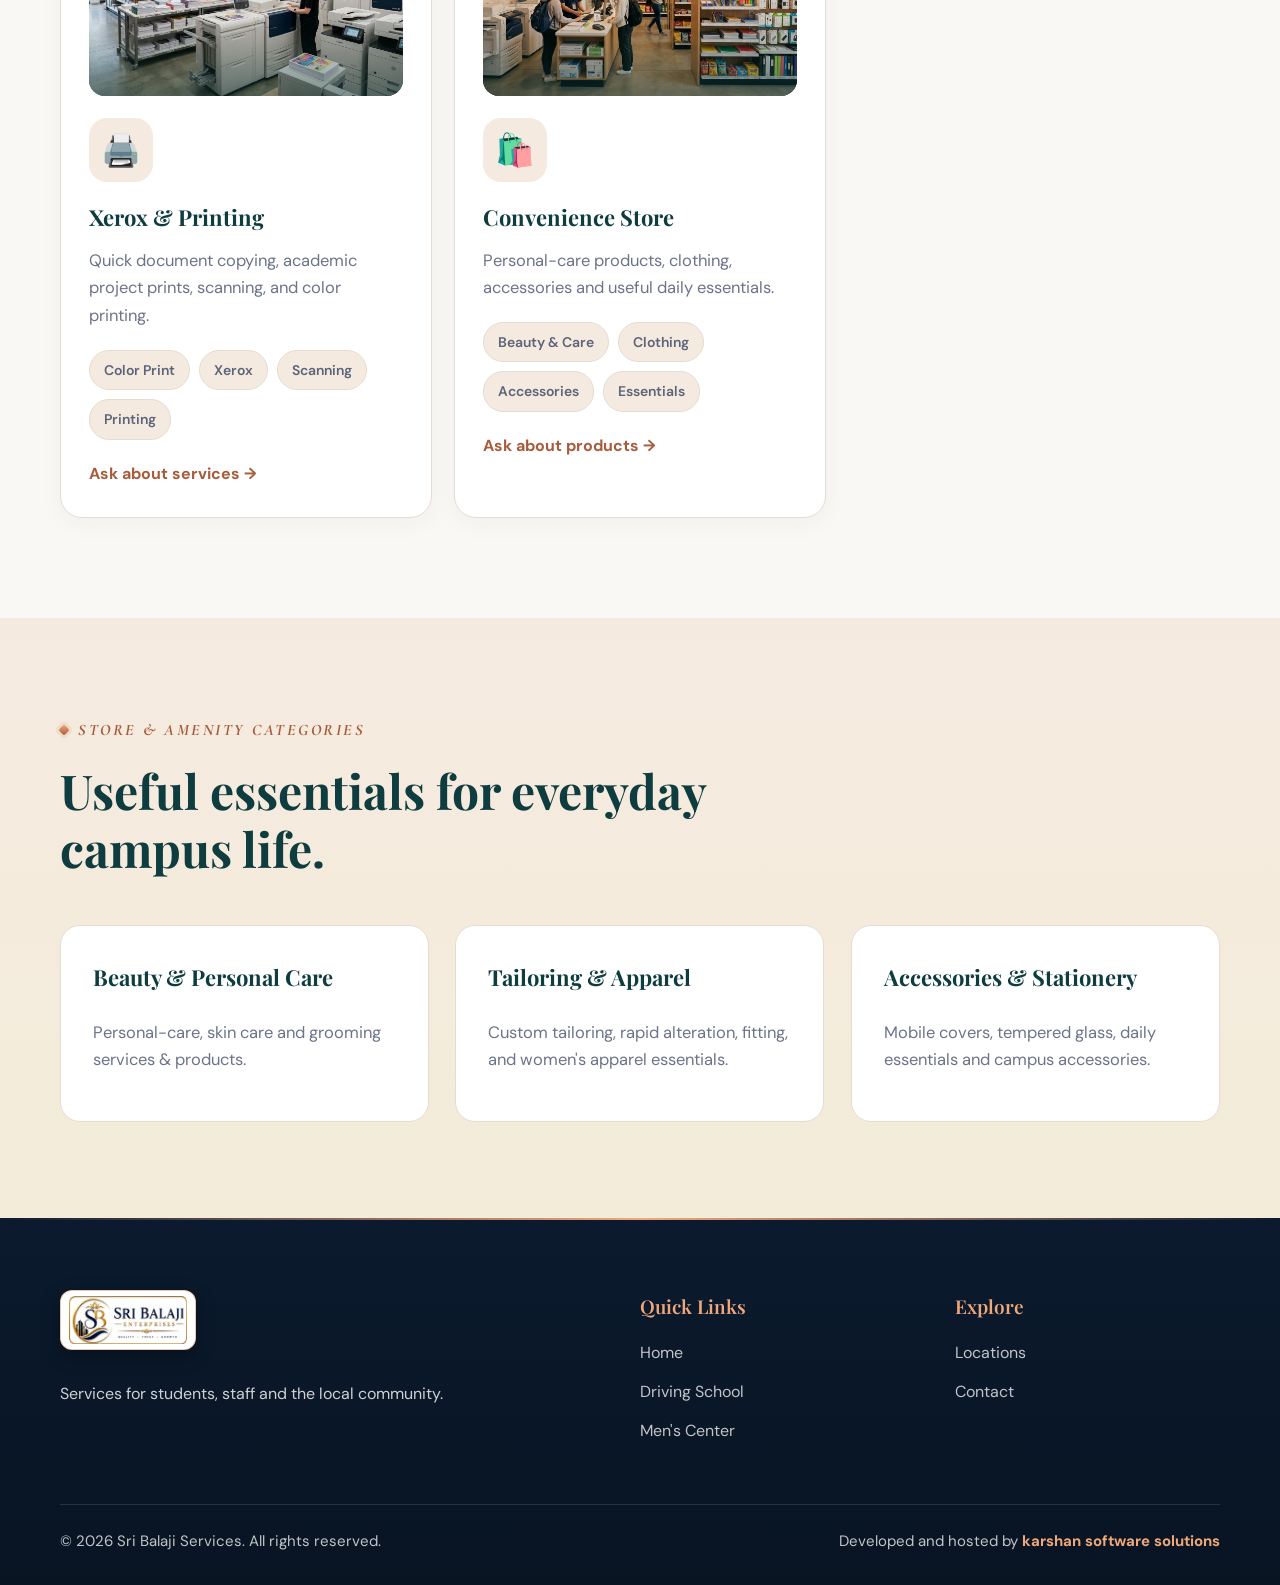
<file: womens-amenity.html>
<!DOCTYPE html>
<html lang="en"><head><meta charset="UTF-8"><meta name="viewport" content="width=device-width, initial-scale=1.0"><title>Women's Amenity Center | Sri Balaji</title><link rel="icon" type="image/jpeg" href="images/logo.jpg"><link rel="apple-touch-icon" href="images/logo.jpg"><link rel="stylesheet" href="css/style.css"></head>
<body>
<header class="site-header"><div class="container nav-wrap"><a class="brand" href="index.html"><img src="images/logo.jpg" alt="Sri Balaji Enterprises Logo" class="brand-logo"></a><button class="menu-toggle">☰</button><nav class="nav"><a href="index.html">Home</a><a href="driving-school.html">Driving School</a><a href="mens-amenity.html">Men's Center</a><a class="active" href="womens-amenity.html">Women's Center</a><a href="locations.html">Locations</a><a class="nav-cta" href="contact.html">Contact</a></nav></div></header>
<main>
<section class="page-hero"><canvas id="particleCanvas" class="particle-canvas"></canvas><div class="container"><div class="live-pill"><span class="live-dot"></span> Dedicated Care & Grooming for Campus Women</div><p class="eyebrow">RAMCO INSTITUTE OF TECHNOLOGY</p><h1>Women's Amenity Center</h1><p>Beauty care, tailoring & stitching, laundry, printing and everyday essentials in a convenient campus location.</p></div></section>
<section class="section"><div class="container"><div class="service-grid">
<article class="service-card" id="beauty"><div class="card-img-wrap"><img src="images/womens-parlour.jpg" alt="Women's Beauty Care" class="card-img"></div><div class="icon">💇‍♀️</div><h3>Beauty Parlour</h3><p>Everyday beauty and grooming services in a convenient campus location.</p><div class="tag-list"><span>Haircut</span><span>Facial</span><span>Beauty Care</span></div><a class="text-link" href="contact.html">Ask about services →</a></article>
<article class="service-card" id="tailoring"><div class="card-img-wrap"><img src="images/tailoring.jpg" alt="Tailoring & Stitching Studio" class="card-img" loading="lazy"></div><div class="icon">🪡</div><h3>Tailoring & Stitching</h3><p>Custom dress stitching, alterations, kurti/blouse designing, and prompt campus tailoring.</p><div class="tag-list"><span>Custom Stitching</span><span>Alterations</span><span>Blouse & Kurti</span><span>Dress Fitting</span></div><a class="text-link" href="contact.html">Ask about stitching →</a></article>
<article class="service-card" id="laundry"><div class="card-img-wrap"><img src="images/laundry.jpg" alt="Laundry & Steam Ironing" class="card-img" loading="lazy"></div><div class="icon">👕</div><h3>Laundry & Ironing</h3><p>Convenient garment-care, steam pressing, and dry-cleaning services for campus users.</p><div class="tag-list"><span>Ironing</span><span>Dry Cleaning</span><span>Steam Press</span></div><a class="text-link" href="contact.html">Ask about services →</a></article>
<article class="service-card" id="xerox"><div class="card-img-wrap"><img src="images/xerox.jpg" alt="Digital Xerox & Printing Studio" class="card-img" loading="lazy"></div><div class="icon">🖨️</div><h3>Xerox & Printing</h3><p>Quick document copying, academic project prints, scanning, and color printing.</p><div class="tag-list"><span>Color Print</span><span>Xerox</span><span>Scanning</span><span>Printing</span></div><a class="text-link" href="contact.html">Ask about services →</a></article>
<article class="service-card" id="store"><div class="card-img-wrap"><img src="images/campus-store.jpg" alt="Campus Essentials Store" class="card-img"></div><div class="icon">🛍️</div><h3>Convenience Store</h3><p>Personal-care products, clothing, accessories and useful daily essentials.</p><div class="tag-list"><span>Beauty & Care</span><span>Clothing</span><span>Accessories</span><span>Essentials</span></div><a class="text-link" href="contact.html">Ask about products →</a></article>
</div></div></section>
<section class="soft-section"><div class="container"><div class="section-heading"><p class="eyebrow">STORE & AMENITY CATEGORIES</p><h2>Useful essentials for everyday campus life.</h2></div><div class="category-grid"><div><h3>Beauty & Personal Care</h3><p>Personal-care, skin care and grooming services & products.</p></div><div><h3>Tailoring & Apparel</h3><p>Custom tailoring, rapid alteration, fitting, and women's apparel essentials.</p></div><div><h3>Accessories & Stationery</h3><p>Mobile covers, tempered glass, daily essentials and campus accessories.</p></div></div></div></section>
</main>
<footer class="footer"><div class="container footer-grid"><div><a class="brand footer-brand" href="index.html"><img src="images/logo.jpg" alt="Sri Balaji Enterprises Logo" class="brand-logo"></a><p>Services for students, staff and the local community.</p></div><div><h4>Quick Links</h4><a href="index.html">Home</a><a href="driving-school.html">Driving School</a><a href="mens-amenity.html">Men's Center</a></div><div><h4>Explore</h4><a href="locations.html">Locations</a><a href="contact.html">Contact</a></div></div><div class="container footer-bottom"><p>© <span id="year"></span> Sri Balaji Services. All rights reserved.</p><p class="developer-credit">Developed and hosted by <strong>karshan software solutions</strong></p></div></footer><script src="js/main.js"></script></body></html>
</file>
<file: css/style.css>
@import url('https://fonts.googleapis.com/css2?family=Cormorant+Garamond:ital,wght@0,500;0,600;0,700;1,500;1,600&family=Playfair+Display:wght@600;700;800&family=DM+Sans:wght@400;500;600;700&display=swap');

/* ============ TOKENS — Modern Jewel & Copper Theme ============ */
:root{
  --navy:#0f3d3f;         /* deep emerald teal */
  --navy-2:#1a5a5f;       /* emerald green */
  --navy-3:#2b7a7f;       /* teal blue */
  --gold:#d4844f;         /* warm copper */
  --gold-light:#f0a87a;   /* light copper/peach */
  --gold-deep:#a85c3c;    /* deep copper */
  --maroon:#6b3d7f;       /* deep purple */
  --cream:#f5eae0;        /* warm light peach */
  --ivory:#faf8f5;        /* off-white */
  --text:#1a1f35;         /* deep blue-gray */
  --muted:#6b7488;        /* soft gray-blue */
  --line:#e4dcd0;         /* soft beige */
  --shadow:0 22px 60px rgba(15,61,63,.14);
  --shadow-hover:0 30px 70px rgba(15,61,63,.22), 0 0 20px rgba(212,132,79,.2);
  --shadow-gold:0 10px 30px rgba(212,132,79,.28);
  --ease:cubic-bezier(.22,1,.36,1);
  --ease-spring:cubic-bezier(0.175, 0.885, 0.32, 1.275);
}

*{box-sizing:border-box}
html{scroll-behavior:smooth;font-size:18px;-webkit-text-size-adjust:100%;text-size-adjust:100%}
body{margin:0;font-family:'DM Sans',Arial,sans-serif;font-size:18px;color:var(--text);background:var(--ivory);line-height:1.75;overflow-x:hidden}
a{text-decoration:none;color:inherit}
.container{width:min(1120px,92%);margin:auto}
::selection{background:var(--gold-light);color:var(--navy)}

@media(prefers-reduced-motion:reduce){
  *,*::before,*::after{animation-duration:.001ms!important;animation-iteration-count:1!important;transition-duration:.001ms!important;scroll-behavior:auto!important}
}

/* ============ Scroll Progress Bar ============ */
.scroll-progress-bar {
  position: fixed;
  top: 0;
  left: 0;
  height: 4px;
  width: 0%;
  background: linear-gradient(90deg, var(--gold-deep), var(--gold-light), var(--gold));
  z-index: 1000;
  box-shadow: 0 0 10px var(--gold);
  transition: width 0.1s linear;
}

/* ============ Reveal-on-scroll & Target Navigation ============ */
[id] {
  scroll-margin-top: 100px;
}
:target {
  animation: target-pulse 2.2s var(--ease);
}
@keyframes target-pulse {
  0% {
    box-shadow: 0 0 0 4px var(--gold), var(--shadow);
    transform: translateY(-8px) scale(1.02);
  }
  60% {
    box-shadow: 0 0 0 4px var(--gold-light), var(--shadow);
    transform: translateY(-8px) scale(1.02);
  }
  100% {
    box-shadow: 0 5px 20px rgba(15,61,63,.04);
    transform: translateY(0) scale(1);
  }
}
.reveal{opacity:0;transform:translateY(32px) scale(0.98);transition:opacity 0.8s var(--ease),transform 0.8s var(--ease);will-change:opacity,transform}
.reveal.in-view{opacity:1;transform:translateY(0) scale(1)}
.reveal-delay-1.in-view{transition-delay:.1s}
.reveal-delay-2.in-view{transition-delay:.2s}
.reveal-delay-3.in-view{transition-delay:.3s}
.reveal-delay-4.in-view{transition-delay:.4s}

/* ============ Ornamental eyebrow ============ */
.eyebrow{position:relative;display:inline-flex;align-items:center;gap:10px;font-family:'Cormorant Garamond',serif;font-style:italic;font-size:16px;letter-spacing:2.5px;font-weight:700;color:var(--gold-deep);margin:0 0 18px;text-transform:uppercase}
.eyebrow::before{content:"";width:8px;height:8px;background:linear-gradient(135deg,var(--gold-light),var(--gold-deep));transform:rotate(45deg);border-radius:2px;box-shadow:0 0 0 3px rgba(212,132,79,.15);animation:diamond-pulse 3s infinite ease-in-out}
@keyframes diamond-pulse{0%,100%{transform:rotate(45deg) scale(1);box-shadow:0 0 0 3px rgba(212,132,79,.15)}50%{transform:rotate(225deg) scale(1.2);box-shadow:0 0 0 6px rgba(212,132,79,.35)}}
.hero .eyebrow,.page-hero .eyebrow{color:var(--gold-light)}

/* ============ Header ============ */
.site-header{position:sticky;top:0;z-index:30;background:rgba(15,61,63,.92);backdrop-filter:blur(18px);border-bottom:1px solid rgba(212,132,79,.25);transition:all 0.35s var(--ease)}
.site-header.scrolled{background:rgba(8,18,36,.97);box-shadow:0 12px 35px rgba(0,0,0,.4)}
.nav-wrap{min-height:120px;display:flex;align-items:center;justify-content:space-between;gap:25px;padding:10px 0}
.brand{display:inline-flex;align-items:center;gap:14px;transition:transform 0.3s var(--ease);flex-shrink:0;overflow:visible}
.brand:hover{transform:scale(1.03)}
.brand-logo{height:96px;width:auto;max-width:360px;object-fit:contain;border-radius:12px;background:#fff;padding:5px 8px;border:1.5px solid rgba(212,132,79,.45);box-shadow:0 6px 20px rgba(0,0,0,.3);transition:transform .35s var(--ease-spring),box-shadow .35s;display:block}
.brand:hover .brand-logo{transform:scale(1.04);box-shadow:0 8px 26px rgba(212,132,79,.5)}
.footer .brand-logo{height:60px;max-width:230px;margin-bottom:14px}
.brand>span{position:relative;display:grid;place-items:center;width:48px;height:48px;border-radius:50%;background:radial-gradient(circle at 35% 30%,var(--navy-3),var(--navy));color:var(--gold-light);font-weight:700;font-family:'Playfair Display',serif;font-size:16px;letter-spacing:.5px;border:1px solid rgba(212,132,79,.5);transition:box-shadow 0.4s}
.brand:hover>span{box-shadow:0 0 20px rgba(212,132,79,.6)}
.brand>span::before{content:"";position:absolute;inset:-5px;border-radius:50%;border:1px solid rgba(212,132,79,.55);border-top-color:transparent;border-left-color:transparent;animation:crest-spin 7s linear infinite}
.brand>span::after{content:"";position:absolute;inset:-9px;border-radius:50%;border:1px dashed rgba(212,132,79,.25)}
@keyframes crest-spin{to{transform:rotate(360deg)}}
.brand strong{display:block;color:#fff;font-family:'Playfair Display',serif;font-size:19px;letter-spacing:.3px}
.brand small{display:block;color:rgba(240,217,154,.75);font-size:12px;letter-spacing:1.6px;text-transform:uppercase}
.nav{display:flex;align-items:center;gap:24px;font-size:16px;font-weight:600}
.nav a{position:relative;padding:9px 0;color:rgba(255,255,255,.82);transition:color .3s,transform .2s}
.nav a::after{content:"";position:absolute;left:0;right:100%;bottom:4px;height:2px;background:linear-gradient(90deg,var(--gold),var(--gold-light));transition:right .35s var(--ease);border-radius:2px}
.nav a:hover{color:#fff;transform:translateY(-1px)}
.nav a.active{color:#fff}
.nav a:hover::after,.nav a.active::after{right:0}
.nav-cta{background:linear-gradient(135deg,var(--gold-light),var(--gold) 60%,var(--gold-deep))!important;color:var(--navy)!important;padding:12px 24px!important;border-radius:30px!important;box-shadow:var(--shadow-gold);transition:transform .3s var(--ease-spring),box-shadow .3s!important;font-size:16px!important;font-weight:700}
.nav-cta:hover{transform:translateY(-3px) scale(1.04)!important;box-shadow:0 16px 36px rgba(212,132,79,.5)!important}
.nav-cta::after{display:none}
.menu-toggle{display:none;border:1.5px solid rgba(212,132,79,.4);background:rgba(255,255,255,.08);width:54px;height:54px;border-radius:12px;font-size:36px;font-weight:bold;line-height:1;color:var(--gold-light);cursor:pointer;display:none;place-items:center;transition:all 0.3s var(--ease);box-shadow:0 4px 14px rgba(0,0,0,.25)}
.menu-toggle:hover{transform:scale(1.08);background:rgba(212,132,79,.2);border-color:var(--gold-light);box-shadow:0 6px 18px rgba(212,132,79,.35)}

/* ============ Buttons ============ */
.btn{position:relative;display:inline-flex;justify-content:center;align-items:center;padding:16px 32px;border-radius:30px;font-weight:700;font-size:16px;border:1px solid transparent;overflow:hidden;transition:transform .35s var(--ease-spring),box-shadow .35s var(--ease);isolation:isolate}
.btn::before{content:"";position:absolute;inset:0;background:linear-gradient(120deg,transparent 30%,rgba(255,255,255,.6) 48%,transparent 66%);background-size:220% 100%;background-position:120% 0;transition:background-position .7s var(--ease);z-index:1}
.btn:hover::before{background-position:-20% 0}
.btn span,.btn{z-index:2}
.btn-primary{background:linear-gradient(135deg,var(--gold-light),var(--gold) 55%,var(--gold-deep));color:var(--navy);box-shadow:var(--shadow-gold)}
.btn-primary:hover{transform:translateY(-4px) scale(1.02);box-shadow:0 20px 42px rgba(212,132,79,.45)}
.btn-light{background:rgba(255,255,255,.1);color:#fff;border-color:rgba(255,255,255,.4);backdrop-filter:blur(8px)}
.btn-light:hover{background:#fff;color:var(--navy);transform:translateY(-4px) scale(1.02);box-shadow:0 15px 35px rgba(255,255,255,.2)}
.btn-ripple{position:absolute;border-radius:50%;background:rgba(255,255,255,.35);transform:scale(0);animation:ripple-animation 0.6s linear;pointer-events:none}
@keyframes ripple-animation{to{transform:scale(4);opacity:0}}

/* ============ Hero ============ */
.hero{min-height:680px;display:flex;align-items:center;position:relative;background:radial-gradient(ellipse at 20% 0%,#173259 0%,var(--navy) 55%),linear-gradient(120deg,var(--navy) 0%,#0d2040 100%);overflow:hidden}
.hero::before{content:"";position:absolute;inset:-30%;background:repeating-conic-gradient(from 0deg,rgba(212,132,79,.06) 0deg 1.2deg,transparent 1.2deg 12deg);animation:rays-spin 90s linear infinite;pointer-events:none}
@keyframes rays-spin{to{transform:rotate(360deg)}}
.hero:after{content:"";position:absolute;width:560px;height:560px;border:1px solid rgba(212,132,79,.18);border-radius:50%;right:-180px;top:-120px;animation:ring-pulse 6s ease-in-out infinite}
@keyframes ring-pulse{0%,100%{opacity:.5;transform:scale(1) rotate(0deg)}50%{opacity:.9;transform:scale(1.05) rotate(180deg)}}
.hero-overlay{position:absolute;inset:0;background:radial-gradient(circle at 75% 55%,rgba(212,132,79,.18),transparent 36%);animation:ambient-glow 8s ease-in-out infinite alternate}
@keyframes ambient-glow{0%{opacity:.6;transform:scale(0.95)}100%{opacity:1;transform:scale(1.1)}}

/* ============ Particle Canvas & Glow Aura ============ */
.particle-canvas{position:absolute;top:0;left:0;width:100%;height:100%;pointer-events:none;z-index:1;opacity:0.85}
.cursor-glow{position:fixed;width:380px;height:380px;border-radius:50%;background:radial-gradient(circle,rgba(212,132,79,.12) 0%,transparent 70%);pointer-events:none;transform:translate(-50%,-50%);z-index:9999;transition:opacity .3s;mix-blend-mode:screen}

/* ============ Live Status Pill ============ */
.live-pill{display:inline-flex;align-items:center;gap:9px;padding:8px 18px;background:rgba(255,255,255,.1);border:1px solid rgba(212,132,79,.4);border-radius:30px;color:var(--gold-light);font-size:14px;font-weight:700;letter-spacing:1px;text-transform:uppercase;margin-bottom:20px;backdrop-filter:blur(10px);box-shadow:0 4px 15px rgba(0,0,0,.2);animation:rise-in 1s var(--ease) both}
.live-dot{width:8px;height:8px;border-radius:50%;background:#4ade80;box-shadow:0 0 0 3px rgba(74,222,128,.3);animation:live-blink 1.8s infinite ease-in-out}
@keyframes live-blink{0%,100%{transform:scale(1);opacity:1;box-shadow:0 0 0 3px rgba(74,222,128,.3)}50%{transform:scale(1.3);opacity:.8;box-shadow:0 0 0 7px rgba(74,222,128,.6)}}

/* ============ Kinetic Rotating Word Headline ============ */
.word-rotator{position:relative;display:inline-grid;vertical-align:bottom;height:1.15em;overflow:hidden}
.word-rotator em{grid-area:1/1;opacity:0;transform:translateY(100%);transition:opacity .5s var(--ease),transform .5s var(--ease);font-style:italic;white-space:nowrap}
.word-rotator em.active{opacity:1;transform:translateY(0)}
.word-rotator em.prev{opacity:0;transform:translateY(-100%)}

.hero-content{position:relative;z-index:2;color:#fff;max-width:820px;padding:95px 0}
.hero h1,.page-hero h1{font-family:'Playfair Display',serif;font-size:clamp(44px,6vw,76px);line-height:1.12;margin:0 0 22px;animation:rise-in 1s var(--ease) both}
.hero h1 em,.page-hero h1 em{font-style:italic;font-family:'Cormorant Garamond',serif;background:linear-gradient(100deg,var(--gold-light),var(--gold) 45%,#fff 60%,var(--gold-light));-webkit-background-clip:text;background-clip:text;color:transparent;background-size:220% 100%;animation:shine-sweep 4s ease-in-out infinite}
@keyframes shine-sweep{0%,100%{background-position:0% 0}50%{background-position:100% 0}}
@keyframes rise-in{from{opacity:0;transform:translateY(28px) scale(0.98)}to{opacity:1;transform:translateY(0) scale(1)}}
.hero-text{font-size:21px;line-height:1.7;max-width:680px;color:rgba(255,255,255,.9);margin-bottom:34px;animation:rise-in 1s .15s var(--ease) both}
.button-row{display:flex;gap:16px;flex-wrap:wrap;animation:rise-in 1s .3s var(--ease) both}
.hero-locations{display:flex;flex-wrap:wrap;gap:18px;margin-top:48px;font-size:15px;color:rgba(255,255,255,.9);animation:rise-in 1s .45s var(--ease) both}
.hero-locations span{position:relative;padding:9px 18px 9px 32px;background:rgba(255,255,255,.08);border:1px solid rgba(212,132,79,.3);border-radius:20px;backdrop-filter:blur(6px);transition:all 0.35s var(--ease-spring);display:inline-flex;align-items:center;font-weight:600}
.hero-locations span:hover{background:rgba(212,132,79,.2);border-color:var(--gold-light);transform:translateY(-3px) scale(1.05);box-shadow:0 8px 20px rgba(0,0,0,.2)}
.hero-locations span:before{content:"";position:absolute;left:14px;width:7px;height:7px;background:var(--gold);border-radius:50%;box-shadow:0 0 0 3px rgba(212,132,79,.25);animation:dot-glow 2s infinite ease-in-out}
@keyframes dot-glow{0%,100%{box-shadow:0 0 0 3px rgba(212,132,79,.25)}50%{box-shadow:0 0 0 6px rgba(212,132,79,.6)}}

/* ============ Marquee Ribbon Ticker ============ */
.marquee-wrap{position:relative;background:linear-gradient(90deg,var(--navy),var(--navy-2),var(--navy));border-top:1px solid rgba(212,132,79,.35);border-bottom:1px solid rgba(212,132,79,.35);overflow:hidden;display:flex;user-select:none;padding:16px 0}
.marquee-wrap::before,.marquee-wrap::after{content:"";position:absolute;top:0;bottom:0;width:80px;z-index:2;pointer-events:none}
.marquee-wrap::before{left:0;background:linear-gradient(90deg,var(--navy),transparent)}
.marquee-wrap::after{right:0;background:linear-gradient(-90deg,var(--navy),transparent)}
.marquee-content{display:flex;gap:40px;flex-shrink:0;animation:marquee-scroll 32s linear infinite;align-items:center}
.marquee-content span{color:var(--gold-light);font-size:15px;font-weight:700;letter-spacing:1px;white-space:nowrap;display:inline-flex;align-items:center;gap:10px;text-transform:uppercase}
.marquee-wrap:hover .marquee-content{animation-play-state:paused}
@keyframes marquee-scroll{from{transform:translateX(0)}to{transform:translateX(-100%)}}

/* ============ Live Stats Strip ============ */
.stats-strip{padding:54px 0;background:linear-gradient(180deg,#0f3d3f,#1a6b71);position:relative;color:#fff;border-bottom:1px solid rgba(212,132,79,.2)}
.stats-grid{display:grid;grid-template-columns:repeat(4,1fr);gap:24px;text-align:center}
.stat-item{position:relative;padding:22px;border-radius:16px;background:rgba(255,255,255,.04);border:1px solid rgba(212,132,79,.22);backdrop-filter:blur(6px);transition:transform .35s var(--ease),border-color .35s,box-shadow .35s}
.stat-item:hover{transform:translateY(-6px);border-color:var(--gold);box-shadow:0 12px 30px rgba(0,0,0,.35)}
.stat-number{font-family:'Playfair Display',serif;font-size:clamp(38px,4.5vw,56px);font-weight:700;color:var(--gold-light);line-height:1;margin-bottom:8px}
.stat-label{font-size:14px;color:rgba(255,255,255,.85);letter-spacing:1.5px;text-transform:uppercase;font-weight:700}

/* ============ Sections ============ */
.section{padding:100px 0;position:relative}
.soft-section{padding:95px 0;background:linear-gradient(180deg,var(--cream),#f3ecd9);position:relative}
.section-heading{max-width:750px;margin-bottom:48px}
.section-heading h2,.split h2,.cta h2,.centered h2,.contact-box h2{font-family:'Playfair Display',serif;color:var(--navy);font-size:clamp(32px,4vw,48px);line-height:1.2;margin:0 0 16px}
.section-heading p:last-child,.split>div>p:not(.eyebrow),.centered>p:not(.eyebrow){color:var(--muted);font-size:18px;line-height:1.7}

/* ============ Service / card grids ============ */
.service-grid{display:grid;grid-template-columns:repeat(3,1fr);gap:28px}
.service-card{position:relative;display:block;background:#fff;border:1px solid var(--line);border-radius:22px;padding:28px;transition:transform .45s var(--ease),box-shadow .45s var(--ease),border-color .45s;box-shadow:0 6px 24px rgba(15,61,63,.04);overflow:hidden;transform-style:preserve-3d;perspective:1000px}
.card-img-wrap{position:relative;width:100%;height:195px;border-radius:16px;overflow:hidden;margin-bottom:22px;background:var(--navy)}
.card-img{width:100%;height:100%;object-fit:cover;transition:transform .65s var(--ease),filter .65s;filter:brightness(0.95)}
.service-card:hover .card-img{transform:scale(1.08);filter:brightness(1.05)}
.card-img-wrap::after{content:"";position:absolute;inset:0;background:linear-gradient(180deg,transparent 60%,rgba(15,61,63,.45));pointer-events:none}

/* ============ Cinematic Video Showcase ============ */
.video-showcase-section{padding:95px 0;background:radial-gradient(ellipse at 50% 0%,#162d50,var(--navy) 75%);position:relative;color:#fff;overflow:hidden}
.video-showcase-section::before{content:"";position:absolute;inset:-30%;background:repeating-conic-gradient(from 15deg,rgba(212,132,79,.04) 0deg 2deg,transparent 2deg 18deg);animation:rays-spin 90s linear infinite}
.video-card{position:relative;border-radius:24px;overflow:hidden;box-shadow:0 30px 80px rgba(0,0,0,.5);border:1px solid rgba(212,132,79,.4);background:#000}
.video-player{width:100%;max-height:540px;object-fit:cover;display:block;filter:contrast(1.05) saturate(1.1)}
.video-overlay-ui{position:absolute;inset:0;background:linear-gradient(180deg,rgba(15,61,63,.2) 0%,rgba(15,61,63,.7) 90%);display:flex;flex-direction:column;justify-content:space-between;padding:36px;pointer-events:none}
.video-top-bar{display:flex;justify-content:space-between;align-items:center}
.video-bottom-bar{display:flex;justify-content:space-between;align-items:flex-end;gap:20px}
.video-ctrl-btn{pointer-events:auto;background:rgba(15,61,63,.8);border:1px solid rgba(212,132,79,.5);color:var(--gold-light);padding:12px 20px;border-radius:30px;font-size:14px;font-weight:700;letter-spacing:1px;cursor:pointer;display:inline-flex;align-items:center;gap:8px;backdrop-filter:blur(10px);transition:all .3s var(--ease)}
.video-ctrl-btn:hover{background:var(--gold);color:var(--navy);transform:scale(1.05);box-shadow:0 8px 24px rgba(212,132,79,.4)}

.service-card::before{content:"";position:absolute;inset:0;border-radius:22px;padding:1.5px;background:linear-gradient(135deg,var(--gold-light),transparent 50%,var(--gold) 100%);-webkit-mask:linear-gradient(#000 0 0) content-box,linear-gradient(#000 0 0);-webkit-mask-composite:xor;mask-composite:exclude;opacity:0;transition:opacity .45s}
.service-card::after{content:"";position:absolute;top:-50%;left:-50%;width:200%;height:200%;background:radial-gradient(circle,rgba(212,132,79,.1) 0%,transparent 60%);opacity:0;transition:opacity 0.4s;pointer-events:none}
.service-card:hover{transform:translateY(-10px);box-shadow:var(--shadow-hover);border-color:transparent}
.service-card:hover::before,.service-card:hover::after{opacity:1}
.service-card.featured{background:linear-gradient(155deg,var(--navy) 0%,var(--navy-2) 100%);color:#fff;border-color:var(--navy)}
.service-card h3{font-size:22px;margin:16px 0 10px;color:var(--navy);font-family:'Playfair Display',serif;transition:color 0.3s}
.service-card:hover h3{color:var(--navy-3)}
.service-card.featured h3{color:#fff}
.service-card.featured:hover h3{color:var(--gold-light)}
.service-card p{color:var(--muted);font-size:16.5px;line-height:1.68;margin:0 0 20px}
.service-card.featured p{color:rgba(255,255,255,.85)}
.service-card>a:last-child,.location-card>a:last-child{color:var(--gold-deep);font-size:16px;font-weight:700;display:inline-flex;align-items:center;gap:8px;transition:gap .3s,color .3s}
.service-card:hover>a:last-child,.location-card:hover>a:last-child{gap:14px;color:var(--gold)}
.service-card.featured>a:last-child{color:var(--gold-light)}

.icon{font-size:32px;width:64px;height:64px;display:grid;place-items:center;border-radius:18px;background:var(--cream);transition:transform .45s var(--ease-spring),background-color .3s}
.service-card:hover .icon{transform:rotate(-10deg) scale(1.18);background:var(--gold-light)}
.service-card.featured .icon{background:rgba(255,255,255,.15)}
.service-card.featured:hover .icon{background:rgba(212,132,79,.3);transform:rotate(10deg) scale(1.18)}

/* ============ Split section ============ */
.split{display:grid;grid-template-columns:1.3fr .7fr;gap:70px;align-items:center}
.check-list{padding:0;margin:25px 0;list-style:none}
.check-list li{margin:14px 0;color:#465468;transition:transform .3s var(--ease),color .3s;display:flex;align-items:center;font-size:18px}
.check-list li:hover{transform:translateX(8px);color:var(--navy)}
.check-list li:before{content:"✓";color:var(--gold);font-weight:700;margin-right:14px;font-size:16px;display:inline-grid;place-items:center;width:26px;height:26px;background:var(--cream);border-radius:50%;border:1px solid var(--line)}
.text-link{font-size:16px;color:var(--navy-3);font-weight:700;position:relative;display:inline-flex;align-items:center;gap:6px;transition:gap 0.3s}
.text-link::after{content:"";position:absolute;left:0;right:100%;bottom:-3px;height:2px;background:var(--gold);transition:right .35s var(--ease)}
.text-link:hover{gap:10px}
.text-link:hover::after{right:0}
.info-panel{position:relative;background:linear-gradient(165deg,var(--navy),#0d2040);color:#fff;border-radius:24px;padding:48px;min-height:320px;display:flex;flex-direction:column;justify-content:flex-end;overflow:hidden;box-shadow:var(--shadow);transition:transform 0.4s var(--ease)}
.info-panel:hover{transform:translateY(-6px)}
.info-panel::before{content:"";position:absolute;inset:0;background:repeating-conic-gradient(from 20deg,rgba(212,132,79,.05) 0deg 2deg,transparent 2deg 16deg);animation:rays-spin 70s linear infinite}
.panel-number{position:relative;font-family:'Playfair Display',serif;font-size:88px;color:var(--gold-light);line-height:1;transition:transform 0.4s var(--ease-spring)}
.info-panel:hover .panel-number{transform:scale(1.08) translateY(-4px)}
.info-panel h3{position:relative;font-size:28px;margin:15px 0 6px;font-family:'Playfair Display',serif}
.info-panel p{position:relative;color:rgba(255,255,255,.85);font-size:17px;line-height:1.65}

/* ============ CTA ============ */
.cta-section{padding:80px 0;background:linear-gradient(180deg,#eef1f6,#e7ecf3);position:relative;overflow:hidden}
.cta-section::before{content:"";position:absolute;width:400px;height:400px;background:radial-gradient(circle,rgba(212,132,79,.15),transparent 70%);bottom:-150px;right:-100px;border-radius:50%}
.cta{display:flex;align-items:center;justify-content:space-between;gap:30px;position:relative;z-index:1}
.cta h2{font-size:38px}
.cta p{color:var(--muted);font-size:18px}

/* ============ Page hero ============ */
.page-hero{position:relative;padding:120px 0;background:radial-gradient(ellipse at 15% 0%,#173259,var(--navy) 60%);color:#fff;overflow:hidden}
.page-hero::before{content:"";position:absolute;inset:-30%;background:repeating-conic-gradient(from 10deg,rgba(212,132,79,.06) 0deg 1.2deg,transparent 1.2deg 12deg);animation:rays-spin 90s linear infinite}
.page-hero>div{position:relative;z-index:1}
.page-hero h1{max-width:850px;animation:rise-in 1s var(--ease) both}
.page-hero>div>p:last-child{max-width:680px;color:rgba(255,255,255,.88);font-size:20px;line-height:1.7;animation:rise-in 1s .15s var(--ease) both}

/* ============ Location cards ============ */
.location-grid{display:grid;grid-template-columns:repeat(3,1fr);gap:28px}
.location-card{position:relative;border:1px solid var(--line);border-radius:22px;padding:34px;background:#fff;transition:transform .45s var(--ease),box-shadow .45s var(--ease),border-color .45s}
.location-card:hover{transform:translateY(-8px);box-shadow:var(--shadow-hover);border-color:rgba(212,132,79,.4)}
.location-card.large{grid-column:span 1}
.location-card h2,.location-card h3{color:var(--navy);margin:14px 0 10px;font-family:'Playfair Display',serif;font-size:22px}
.location-card p{color:var(--muted);font-size:16.5px;line-height:1.68}
.location-tag{font-size:13px;letter-spacing:1.8px;color:var(--gold-deep);font-weight:800}

/* ============ Feature list ============ */
.feature-list{display:grid;gap:1px;background:var(--line);border:1px solid var(--line);border-radius:20px;overflow:hidden;box-shadow:var(--shadow)}
.feature-list div{background:#fff;padding:26px;display:flex;gap:18px;transition:all .35s var(--ease);align-items:center}
.feature-list div:hover{background:var(--cream);transform:translateX(6px)}
.feature-list b{color:var(--gold-deep);font-family:'Playfair Display',serif;font-size:22px}
.feature-list span{font-size:18px}

/* ============ Tags ============ */
.tag-list{display:flex;flex-wrap:wrap;gap:9px;margin:18px 0}
.tag-list span{font-size:14px;background:var(--cream);padding:7px 14px;border-radius:20px;color:#5b6478;border:1px solid var(--line);transition:all .3s var(--ease-spring);font-weight:600}
.tag-list span:hover{background:#fff;border-color:var(--gold);color:var(--gold-deep);transform:translateY(-2px) scale(1.06)}
.service-card:hover .tag-list span{border-color:rgba(212,132,79,.5);color:var(--gold-deep)}

/* ============ Category grid ============ */
.category-grid{display:grid;grid-template-columns:repeat(3,1fr);gap:26px}
.category-grid>div{padding:32px;background:#fff;border:1px solid var(--line);border-radius:20px;transition:transform .4s var(--ease),box-shadow .4s,border-color .4s}
.category-grid>div:hover{transform:translateY(-8px);box-shadow:var(--shadow-hover);border-color:rgba(212,132,79,.4)}
.category-grid h3{margin-top:0;color:var(--navy);font-family:'Playfair Display',serif;font-size:22px}
.category-grid p{color:var(--muted);font-size:16.5px;line-height:1.65}
.centered{text-align:center;max-width:780px;margin-inline:auto}
.centered .btn{margin-top:24px}

/* ============ Contact ============ */
.contact-grid{display:grid;grid-template-columns:1.1fr .9fr;gap:55px}
.contact-cards{display:grid;gap:18px}
.contact-card{display:flex;gap:20px;align-items:center;border:1px solid var(--line);padding:24px 28px;border-radius:20px;transition:transform .35s var(--ease-spring),box-shadow .35s,border-color .35s;background:#fff}
.contact-card:hover{transform:translateY(-5px) scale(1.02);box-shadow:var(--shadow-hover);border-color:rgba(212,132,79,.5)}
.contact-card>span{font-size:32px;transition:transform 0.3s}
.contact-card:hover>span{transform:scale(1.2) rotate(5deg)}
.contact-card h3{margin:0;color:var(--navy);font-family:'Playfair Display',serif;font-size:20px}
.contact-card p{margin:4px 0 0;color:var(--muted);font-size:16px;line-height:1.6}
.contact-box{position:relative;background:linear-gradient(165deg,var(--cream),#f1e9d3);border-radius:24px;padding:44px;overflow:hidden;box-shadow:var(--shadow)}
.contact-box::before{content:"";position:absolute;top:-40px;right:-40px;width:160px;height:160px;border:1px solid rgba(212,132,79,.3);border-radius:50%;animation:ring-pulse 8s infinite alternate}
.muted{color:var(--muted);font-size:16px}
.detail{display:flex;gap:18px;padding:20px 0;border-bottom:1px solid rgba(16,35,63,.1);transition:transform 0.3s}
.detail:hover{transform:translateX(6px)}
.detail span{font-size:26px}
.detail small{display:block;color:var(--muted);font-size:13.5px;letter-spacing:.5px}
.detail strong{display:block;color:var(--navy);font-size:17.5px}

/* ============ Floating Back-to-Top Button ============ */
.back-to-top{position:fixed;bottom:30px;right:30px;width:52px;height:52px;border-radius:50%;background:linear-gradient(135deg,var(--navy),var(--navy-2));color:var(--gold-light);display:grid;place-items:center;border:1px solid rgba(212,132,79,.4);box-shadow:0 8px 25px rgba(0,0,0,.3);cursor:pointer;z-index:90;opacity:0;visibility:hidden;transform:scale(0.8) translateY(20px);transition:all .35s var(--ease-spring);font-size:20px}
.back-to-top.visible{opacity:1;visibility:visible;transform:scale(1) translateY(0)}
.back-to-top:hover{background:var(--gold);color:var(--navy);transform:scale(1.15) translateY(-4px);box-shadow:0 12px 30px rgba(212,132,79,.5)}

/* ============ Footer ============ */
.footer{position:relative;background:linear-gradient(180deg,#0b1a2e,#081422);color:#fff;padding:72px 0 32px;overflow:hidden}
.footer::before{content:"";position:absolute;left:0;right:0;top:0;height:2px;background:linear-gradient(90deg,transparent,var(--gold-light),transparent)}
.footer-grid{display:grid;grid-template-columns:2fr 1fr 1fr;gap:50px}
.footer .brand strong{color:#fff;font-size:20px}
.footer .brand small{color:rgba(255,255,255,.65);font-size:13px}
.footer p{color:rgba(255,255,255,.8);font-size:16px;line-height:1.7;max-width:400px}
.footer h4{margin-top:0;color:var(--gold-light);font-family:'Playfair Display',serif;font-weight:600;font-size:19px;margin-bottom:16px}
.footer-grid>div>a:not(.brand){display:block;color:rgba(255,255,255,.75);font-size:16px;margin:11px 0;transition:color .3s,transform .3s;width:fit-content}
.footer-grid>div>a:not(.brand):hover{color:var(--gold-light);transform:translateX(6px)}
.footer-bottom{border-top:1px solid rgba(255,255,255,.12);margin-top:48px;padding-top:24px;color:rgba(255,255,255,.75);font-size:15px;display:flex;justify-content:space-between;align-items:center;flex-wrap:wrap;gap:14px;overflow-wrap:break-word}
.footer-bottom p{margin:0;font-size:15px;color:inherit;max-width:none;line-height:1.6}
.developer-credit{color:rgba(255,255,255,.85);font-size:15px;line-height:1.6}
.developer-credit strong{color:var(--gold-light);font-weight:700}

/* ============ Responsive ============ */
/* Tablets and Medium Devices (768px - 1024px) */
@media(max-width:1024px){
  html{font-size:17.5px}
  .container{width:min(92%, 92vw)}
  .nav{gap:18px;font-size:15.5px}
  .service-grid{grid-template-columns:repeat(2,1fr);gap:24px}
  .location-grid{grid-template-columns:repeat(2,1fr);gap:24px}
  .category-grid{grid-template-columns:1fr 1fr;gap:24px}
  .split{grid-template-columns:1fr;gap:45px}
  .contact-grid{grid-template-columns:1fr;gap:35px}
  .footer-grid{grid-template-columns:2fr 1fr 1fr;gap:35px}
  .section{padding:70px 0}
  .hero-content{padding:70px 0}
  .hero h1{font-size:clamp(40px,5.5vw,58px)}
  .section h2{font-size:clamp(30px,4vw,40px)}
}

/* Large Phones & Tablets (481px - 768px) */
@media(max-width:768px){
  html{font-size:17px}
  .menu-toggle{display:grid;place-items:center;font-size:38px;width:56px;height:56px;flex:0 0 auto}
  .nav-wrap{min-height:106px;gap:15px;padding:8px 0}
  .brand{overflow:visible;flex:0 1 auto}
  .brand-logo{height:84px;max-width:min(75vw, 320px);border-radius:11px;padding:4px 6px}
  .brand strong{font-size:18px}
  .brand small{font-size:11px}
  
  .nav{display:flex;max-height:0;overflow:hidden;position:absolute;top:106px;left:0;right:0;background:rgba(15,61,63,.98);border-bottom:1px solid rgba(212,132,79,.3);padding:0;flex-direction:column;align-items:stretch;gap:0;box-shadow:0 15px 30px rgba(0,0,0,.35);transition:max-height .4s var(--ease),padding .4s var(--ease);z-index:999}
  .nav.open{max-height:540px;padding:14px 0}
  .nav a{padding:16px 6%;border-bottom:1px solid rgba(212,132,79,.12);font-size:17px;color:rgba(255,255,255,.92);font-weight:600}
  .nav a:last-child{border-bottom:none}
  .nav-cta{text-align:center;margin:12px 5% 14px;padding:15px 22px!important;font-size:17px!important}
  
  .hero{min-height:550px}
  .hero-content{padding:55px 0}
  .hero h1{font-size:clamp(34px,6.8vw,48px);line-height:1.15}
  .hero-text{font-size:18px;line-height:1.7;margin-bottom:28px;color:rgba(255,255,255,.92)}
  .eyebrow{font-size:14px;letter-spacing:2px;margin-bottom:14px}
  .live-pill{font-size:13.5px;padding:8px 16px;margin-bottom:16px}
  
  .button-row{gap:14px;flex-wrap:wrap}
  .btn{padding:15px 28px;font-size:16.5px;min-height:52px}
  .hero-locations{gap:12px;margin-top:32px;flex-wrap:wrap}
  .hero-locations span{padding:9px 18px 9px 30px;font-size:14px}
  .hero-locations span:before{left:12px;width:6px;height:6px}
  
  .marquee-wrap{padding:14px 0}
  .marquee-content{gap:32px}
  .marquee-content span{font-size:14px}
  
  .stats-strip{padding:48px 0}
  .stats-grid{grid-template-columns:repeat(2,1fr);gap:20px}
  .stat-item{padding:20px}
  .stat-number{font-size:clamp(34px,6.5vw,46px)}
  .stat-label{font-size:13px;letter-spacing:1.2px}
  
  .section{padding:65px 0}
  .soft-section{padding:65px 0}
  .section-heading{margin-bottom:38px}
  .section-heading h2{font-size:clamp(28px,5vw,36px)}
  .section-heading p:last-child{font-size:17px;line-height:1.68}
  
  .service-grid,.location-grid,.category-grid{grid-template-columns:1fr;gap:24px}
  .service-card{padding:26px;border-radius:20px}
  .card-img-wrap{height:185px;margin-bottom:20px;border-radius:16px}
  .service-card h3{font-size:22px;margin:14px 0 8px}
  .service-card p{font-size:16.5px;line-height:1.68;margin:0 0 18px}
  .service-card>a:last-child,.location-card>a:last-child{font-size:15.5px}
  .icon{width:58px;height:58px;font-size:28px}
  
  .tag-list{margin:16px 0;gap:8px}
  .tag-list span{font-size:13.5px;padding:7px 14px}
  
  .split{grid-template-columns:1fr;gap:38px}
  .split h2{font-size:clamp(28px,5vw,36px)}
  .split>div>p:not(.eyebrow){font-size:17px;line-height:1.68}
  .check-list{margin:22px 0}
  .check-list li{margin:12px 0;font-size:17px}
  .check-list li:before{width:24px;height:24px;font-size:15px;margin-right:14px}
  .text-link{font-size:15.5px}
  
  .info-panel{padding:38px 30px;min-height:270px;border-radius:22px}
  .panel-number{font-size:72px}
  .info-panel h3{font-size:24px;margin:14px 0 6px}
  .info-panel p{font-size:16.5px;line-height:1.6}
  
  .cta-section{padding:65px 0}
  .cta{flex-direction:column;align-items:flex-start;gap:24px}
  .cta h2{font-size:30px}
  .cta p{font-size:17px;line-height:1.68}
  
  .page-hero{padding:80px 0}
  .page-hero h1{font-size:clamp(32px,6vw,46px)}
  .page-hero>div>p:last-child{font-size:18px;line-height:1.68}
  
  .location-card{padding:28px;border-radius:20px}
  .location-card h2,.location-card h3{font-size:22px;margin:12px 0 8px}
  .location-card p{font-size:16.5px;line-height:1.68}
  .location-tag{font-size:12px;letter-spacing:1.2px}
  
  .category-grid>div{padding:28px;border-radius:20px}
  .category-grid h3{font-size:21px}
  .category-grid p{font-size:16.5px;line-height:1.68}
  
  .contact-grid{grid-template-columns:1fr;gap:30px}
  .contact-cards{gap:18px}
  .contact-card{padding:22px;gap:18px}
  .contact-card>span{font-size:30px}
  .contact-card h3{font-size:19px}
  .contact-card p{font-size:16px;line-height:1.55}
  
  .contact-box{padding:34px 26px;border-radius:22px}
  .contact-box h2{font-size:28px;margin-bottom:16px}
  .contact-box p{font-size:16.5px}
  .detail{padding:18px 0;gap:16px}
  .detail span{font-size:24px}
  .detail small{font-size:13.5px}
  .detail strong{font-size:17px}
  
  .feature-list{border-radius:18px}
  .feature-list div{padding:20px;gap:16px}
  .feature-list b{font-size:20px}
  .feature-list span{font-size:17px}
  
  .footer{padding:58px 0 26px}
  .footer-grid{grid-template-columns:1fr;gap:28px}
  .footer p{font-size:16px;line-height:1.68;max-width:100%}
  .footer h4{font-size:18px;margin-top:8px;margin-bottom:12px}
  .footer-grid>div>a:not(.brand){font-size:16px;margin:9px 0}
  .footer-bottom{font-size:14.5px;flex-direction:column;text-align:center;gap:12px;margin-top:38px;padding-top:20px}
  .developer-credit{font-size:14.5px}
  
  .back-to-top{width:48px;height:48px;bottom:24px;right:24px;font-size:20px}
}

/* Small Phones & Mobile Devices (Up to 480px) */
@media(max-width:480px){
  html{font-size:18px}
  body{font-size:18px}
  .container{width:min(92%, 100% - 24px);margin:auto}
  
  .nav-wrap{min-height:96px;gap:12px;padding:6px 0}
  .brand{overflow:visible;flex:0 1 auto}
  .menu-toggle{display:grid;place-items:center;font-size:36px;width:52px;height:52px;flex:0 0 auto}
  .brand-logo{height:74px;max-width:min(72vw, 280px);border-radius:10px;padding:4px}
  .brand strong{font-size:18px}
  .brand small{font-size:11.5px}
  
  .nav{top:96px}
  .nav a{padding:15px 6%;font-size:18px}
  .nav-cta{margin:12px 4% 14px;padding:14px 20px!important;font-size:18px!important}
  
  .hero{min-height:510px}
  .hero-content{padding:45px 0}
  .hero h1{font-size:clamp(36px,8vw,46px);line-height:1.2;margin-bottom:18px}
  .hero-text{font-size:19px;line-height:1.68;margin-bottom:26px}
  
  .button-row{flex-direction:column;gap:12px;width:100%}
  .btn{padding:14px 24px;font-size:18px;width:100%;min-height:54px;justify-content:center}
  
  .hero-locations{gap:10px;margin-top:26px;justify-content:flex-start}
  .hero-locations span{padding:8px 16px 8px 26px;font-size:15px}
  .hero-locations span:before{left:11px;width:5px;height:5px}
  
  .eyebrow{font-size:15px;letter-spacing:1.5px;margin-bottom:14px;gap:8px}
  .live-pill{font-size:14px;padding:7px 15px;margin-bottom:16px;letter-spacing:.6px}
  
  .marquee-wrap{padding:14px 0}
  .marquee-content{gap:28px}
  .marquee-content span{font-size:15px;gap:8px}
  
  .stats-strip{padding:42px 0}
  .stats-grid{grid-template-columns:repeat(2,1fr);gap:14px}
  .stat-item{padding:18px 12px}
  .stat-number{font-size:clamp(36px,7.5vw,44px);margin-bottom:6px}
  .stat-label{font-size:14px;letter-spacing:.8px}
  
  .section{padding:54px 0}
  .soft-section{padding:54px 0}
  .section-heading{margin-bottom:30px}
  .section-heading h2{font-size:clamp(32px,7vw,40px)}
  .section-heading p:last-child{font-size:18px;line-height:1.68}
  
  .service-grid,.location-grid,.category-grid{gap:20px}
  .service-card{padding:22px;border-radius:18px}
  .card-img-wrap{height:170px;margin-bottom:16px;border-radius:14px}
  .service-card h3{font-size:23px;margin:12px 0 8px}
  .service-card p{font-size:18px;line-height:1.65;margin:0 0 16px}
  .service-card>a:last-child,.location-card>a:last-child{font-size:17px}
  .icon{width:52px;height:52px;font-size:24px;border-radius:14px}
  
  .tag-list{margin:14px 0;gap:7px}
  .tag-list span{font-size:14px;padding:6px 12px}
  
  .split{gap:30px}
  .split h2{font-size:clamp(32px,7vw,40px)}
  .split>div>p:not(.eyebrow){font-size:18px;line-height:1.68}
  .check-list{margin:18px 0}
  .check-list li{margin:10px 0;font-size:18px}
  .check-list li:before{width:22px;height:22px;font-size:14px;margin-right:12px}
  .text-link{font-size:17px}
  
  .info-panel{padding:30px 22px;min-height:230px;border-radius:20px}
  .panel-number{font-size:70px}
  .info-panel h3{font-size:25px;margin:12px 0 6px}
  .info-panel p{font-size:18px;line-height:1.6}
  
  .cta-section{padding:54px 0}
  .cta h2{font-size:32px}
  .cta p{font-size:18px;line-height:1.6}
  
  .page-hero{padding:65px 0}
  .page-hero h1{font-size:clamp(34px,7.5vw,44px)}
  .page-hero>div>p:last-child{font-size:19px;line-height:1.68}
  
  .location-card{padding:24px;border-radius:18px}
  .location-card h2,.location-card h3{font-size:23px;margin:10px 0 8px}
  .location-card p{font-size:18px;line-height:1.65}
  .location-tag{font-size:13px;letter-spacing:1px}
  
  .category-grid>div{padding:24px;border-radius:18px}
  .category-grid h3{font-size:23px}
  .category-grid p{font-size:18px;line-height:1.65}
  
  .contact-grid{gap:26px}
  .contact-cards{gap:16px}
  .contact-card{padding:20px;gap:16px}
  .contact-card>span{font-size:30px}
  .contact-card h3{font-size:20px}
  .contact-card p{font-size:17px;line-height:1.55}
  
  .contact-box{padding:28px 20px;border-radius:20px}
  .contact-box h2{font-size:30px;margin-bottom:14px}
  .contact-box p{font-size:18px}
  .detail{padding:16px 0;gap:14px}
  .detail span{font-size:24px}
  .detail small{font-size:14px}
  .detail strong{font-size:18px}
  
  .feature-list{border-radius:16px}
  .feature-list div{padding:16px;gap:14px}
  .feature-list b{font-size:20px;width:26px}
  .feature-list span{font-size:18px}
  
  .footer{padding:52px 0 24px}
  .footer p{font-size:17px;line-height:1.68}
  .footer h4{font-size:20px;margin-top:6px;margin-bottom:10px}
  .footer-grid>div>a:not(.brand){font-size:17px;margin:8px 0}
  .footer-bottom{font-size:15px;flex-direction:column;text-align:center;gap:10px;margin-top:34px;padding-top:18px}
  .footer-bottom p,.developer-credit{font-size:15px}
  
  .back-to-top{width:46px;height:46px;bottom:20px;right:20px;font-size:18px}
}

/* ============ ENHANCED ANIMATIONS ============ */
/* Floating animation for service cards */
@keyframes float-up {
  0%, 100% { transform: translateY(0px); }
  50% { transform: translateY(-8px); }
}

@keyframes float-rotate {
  0% { transform: translateY(0) rotate(0deg); }
  50% { transform: translateY(-10px) rotate(1deg); }
  100% { transform: translateY(0) rotate(0deg); }
}

.service-card {
  animation: float-rotate 4s ease-in-out infinite;
}

.service-card:nth-child(2) { animation-delay: 0.3s; }
.service-card:nth-child(3) { animation-delay: 0.6s; }
.service-card:nth-child(4) { animation-delay: 0.9s; }
.service-card:nth-child(5) { animation-delay: 1.2s; }
.service-card:nth-child(6) { animation-delay: 1.5s; }

/* Glowing text effect */
@keyframes text-glow {
  0%, 100% { 
    text-shadow: 0 0 10px rgba(198, 161, 91, 0.3);
    color: var(--navy);
  }
  50% { 
    text-shadow: 0 0 20px rgba(198, 161, 91, 0.6), 0 0 30px rgba(198, 161, 91, 0.3);
    color: var(--navy-3);
  }
}

.section h2 {
  animation: text-glow 4s ease-in-out infinite;
}

/* Pulsing icon animation */
@keyframes icon-pulse-bounce {
  0%, 100% { 
    transform: rotate(0deg) scale(1);
  }
  25% { 
    transform: rotate(5deg) scale(1.1);
  }
  50% { 
    transform: rotate(-5deg) scale(1.15);
  }
  75% { 
    transform: rotate(3deg) scale(1.1);
  }
}

.service-card:hover .icon {
  animation: icon-pulse-bounce 0.6s ease-in-out 1 !important;
}

/* Enhanced gradient background animation */
@keyframes gradient-shift {
  0%, 100% { background-position: 0% 50%; }
  50% { background-position: 100% 50%; }
}

.info-panel {
  background: linear-gradient(-45deg, var(--navy), #0d2040, var(--navy-2), #162d50);
  background-size: 400% 400%;
  animation: gradient-shift 8s ease infinite;
}

/* Image zoom with parallax on scroll */
@keyframes image-zoom-in {
  0% { transform: scale(0.95) translateY(10px); opacity: 0; }
  100% { transform: scale(1) translateY(0); opacity: 1; }
}

.card-img-wrap {
  animation: image-zoom-in 0.8s ease-out forwards;
}

.service-card:nth-child(2) .card-img-wrap { animation-delay: 0.2s; }
.service-card:nth-child(3) .card-img-wrap { animation-delay: 0.4s; }
.service-card:nth-child(4) .card-img-wrap { animation-delay: 0.6s; }
.service-card:nth-child(5) .card-img-wrap { animation-delay: 0.8s; }
.service-card:nth-child(6) .card-img-wrap { animation-delay: 1s; }

/* Shimmer effect on cards */
@keyframes shimmer {
  0% { background-position: -1000px 0; }
  100% { background-position: 1000px 0; }
}

.service-card::after {
  background: linear-gradient(90deg, transparent, rgba(255,255,255,0.3), transparent);
  background-size: 200px 100%;
  animation: shimmer 3s infinite;
}

.service-card:hover::after {
  animation: shimmer 1.5s infinite;
}

/* Button ripple effect */
@keyframes button-glow {
  0% { 
    box-shadow: 0 0 0 0 rgba(198, 161, 91, 0.7);
  }
  50% {
    box-shadow: 0 0 0 10px rgba(198, 161, 91, 0);
  }
  100% {
    box-shadow: 0 0 0 0 rgba(198, 161, 91, 0);
  }
}

.btn-primary:active {
  animation: button-glow 0.6s ease-out;
}

/* Floating dots animation */
@keyframes float-dot {
  0%, 100% { transform: translateY(0) translateX(0); }
  25% { transform: translateY(-15px) translateX(5px); }
  50% { transform: translateY(-25px) translateX(0); }
  75% { transform: translateY(-15px) translateX(-5px); }
}

.live-dot {
  animation: float-dot 2s ease-in-out infinite !important;
}

/* Smooth scale and fade for section content */
@keyframes scale-fade-in {
  0% { 
    transform: scale(0.95);
    opacity: 0;
  }
  100% { 
    transform: scale(1);
    opacity: 1;
  }
}

.section {
  animation: scale-fade-in 0.8s ease-out;
}

/* Text wave animation */
@keyframes wave {
  0%, 100% { transform: translateY(0); }
  50% { transform: translateY(-5px); }
}

.check-list li {
  animation: wave 2s ease-in-out infinite;
}

.check-list li:nth-child(2) { animation-delay: 0.1s; }
.check-list li:nth-child(3) { animation-delay: 0.2s; }
.check-list li:nth-child(4) { animation-delay: 0.3s; }

/* Enhanced hover glow for location cards */
@keyframes card-glow {
  0% { 
    border-color: var(--line);
  }
  100% { 
    border-color: var(--gold);
  }
}

.location-card:hover {
  animation: card-glow 0.4s ease-out forwards;
}

/* Smooth rotate animation */
@keyframes smooth-rotate {
  0% { transform: rotate(0deg); }
  100% { transform: rotate(360deg); }
}

.brand:hover > span::before {
  animation: smooth-rotate 1s linear 1 !important;
}

/* Bounce animation on click */
@keyframes bounce {
  0%, 100% { transform: translateY(0); }
  50% { transform: translateY(-8px); }
}

.btn:active {
  animation: bounce 0.4s ease-in-out;
}

/* Staggered reveal for hero locations */
@keyframes hero-location-pop {
  0% { 
    transform: scale(0.8) translateY(10px);
    opacity: 0;
  }
  100% { 
    transform: scale(1) translateY(0);
    opacity: 1;
  }
}

.hero-locations span {
  animation: hero-location-pop 0.6s cubic-bezier(0.34, 1.56, 0.64, 1) both !important;
}

.hero-locations span:nth-child(1) { animation-delay: 0.5s !important; }
.hero-locations span:nth-child(2) { animation-delay: 0.7s !important; }
.hero-locations span:nth-child(3) { animation-delay: 0.9s !important; }

/* Pulse shadow on elements */
@keyframes shadow-pulse {
  0%, 100% { box-shadow: var(--shadow); }
  50% { box-shadow: var(--shadow-hover); }
}

.info-panel {
  animation: float-up 3s ease-in-out infinite, shadow-pulse 3s ease-in-out infinite;
}

/* Contact card icon bounce */
@keyframes icon-bounce {
  0%, 100% { transform: translateY(0) scale(1); }
  50% { transform: translateY(-6px) scale(1.1); }
}

.contact-card:hover > span {
  animation: icon-bounce 0.5s ease-in-out !important;
}

/* Smooth gradient text animation */
@keyframes gradient-text {
  0%, 100% { background-position: 0% 50%; }
  50% { background-position: 100% 50%; }
}

.hero h1 em {
  background-size: 300% 300%;
  animation: gradient-text 3s ease infinite, shine-sweep 4s ease-in-out infinite !important;
}

/* Fade in stats counters */
@keyframes stat-pop {
  0% { 
    transform: scale(0) rotateY(90deg);
    opacity: 0;
  }
  100% { 
    transform: scale(1) rotateY(0);
    opacity: 1;
  }
}

.stat-item {
  animation: stat-pop 0.8s cubic-bezier(0.34, 1.56, 0.64, 1) both;
}

.stat-item:nth-child(1) { animation-delay: 0s; }
.stat-item:nth-child(2) { animation-delay: 0.15s; }
.stat-item:nth-child(3) { animation-delay: 0.3s; }
.stat-item:nth-child(4) { animation-delay: 0.45s; }

/* Footer link hover animation */
@keyframes footer-link-glow {
  0% { 
    color: rgba(255,255,255,.65);
    text-shadow: none;
  }
  100% { 
    color: var(--gold-light);
    text-shadow: 0 0 10px rgba(198, 161, 91, 0.4);
  }
}

.footer-grid > div > a:not(.brand):hover {
  animation: footer-link-glow 0.3s ease-out forwards;
}

/* Smooth expand animation */
@keyframes expand {
  0% { max-height: 0; opacity: 0; }
  100% { max-height: 500px; opacity: 1; }
}

.nav.open {
  animation: expand 0.4s ease-out;
}


/* ============================================================
   FINAL RESPONSIVE OVERRIDES
   Purpose: preserve the existing animation + colour theme while
   improving layout, readability, touch targets and overflow
   across phones, tablets, laptops and large screens.
   ============================================================ */

/* Prevent accidental horizontal overflow from animated/decorative elements */
html,
body {
  width: 100%;
  max-width: 100%;
  overflow-x: hidden;
}

img,
video,
canvas,
svg {
  max-width: 100%;
}

img,
video {
  height: auto;
}

button,
a,
input,
textarea,
select {
  -webkit-tap-highlight-color: transparent;
}

/* Better text wrapping on narrow screens */
h1,
h2,
h3,
h4,
p,
a,
span,
strong,
small {
  overflow-wrap: anywhere;
}

/* Keep interactive controls comfortably tappable */
@media (pointer: coarse) {
  .btn,
  .nav a,
  .nav-cta,
  .menu-toggle,
  .video-ctrl-btn,
  .back-to-top {
    min-height: 48px;
  }
}

/* ===================== Large tablets / small laptops ===================== */
@media (min-width: 1025px) and (max-width: 1280px) {
  .container {
    width: min(94%, 1160px);
  }

  .nav {
    gap: 18px;
  }

  .hero-content {
    max-width: 760px;
  }

  .service-grid,
  .location-grid {
    gap: 22px;
  }
}

/* ===================== Tablets ===================== */
@media (max-width: 1024px) {
  .container {
    width: min(94%, 920px);
  }

  .nav-wrap {
    gap: 18px;
  }

  .brand {
    min-width: 0;
  }

  .brand strong,
  .brand small {
    overflow-wrap: normal;
    white-space: normal;
  }

  .hero-content {
    width: 100%;
    max-width: 100%;
  }

  .hero h1,
  .page-hero h1 {
    max-width: 100%;
  }

  .video-card {
    width: 100%;
  }

  .video-overlay-ui {
    padding: 24px;
  }

  .cta {
    flex-wrap: wrap;
  }
}

/* ===================== Mobile navigation + layout ===================== */
@media (max-width: 768px) {
  .container {
    width: calc(100% - 32px);
    max-width: none;
  }

  .site-header {
    width: 100%;
  }

  .nav-wrap {
    position: relative;
    width: 100%;
  }

  .brand {
    min-width: 0;
    flex: 0 1 auto;
    overflow: visible;
  }

  .brand-logo {
    flex: 0 0 auto;
    height: 84px;
    max-width: min(75vw, 320px);
  }

  .brand strong {
    font-size: clamp(16px, 4.5vw, 18px);
    line-height: 1.2;
  }

  .brand small {
    font-size: clamp(10px, 2.8vw, 11px);
    line-height: 1.25;
  }

  .menu-toggle {
    flex: 0 0 auto;
    width: 56px;
    height: 56px;
    display: grid;
    place-items: center;
    font-size: 38px;
    padding: 0;
    margin: 0;
  }

  .nav {
    width: 100%;
    max-width: 100%;
    box-sizing: border-box;
  }

  .nav a {
    width: 100%;
    box-sizing: border-box;
  }

  .hero {
    min-height: 0;
  }

  .hero-content {
    padding: 64px 0;
  }

  .hero h1 {
    font-size: clamp(36px, 9vw, 52px);
    line-height: 1.14;
    letter-spacing: -0.02em;
  }

  .hero-text {
    font-size: clamp(18px, 4.2vw, 20px);
    max-width: 100%;
  }

  .button-row {
    width: 100%;
  }

  .button-row .btn {
    flex: 1 1 auto;
  }

  .hero-locations {
    width: 100%;
  }

  .hero-locations span {
    max-width: 100%;
  }

  .stats-grid {
    width: 100%;
  }

  .stat-item {
    min-width: 0;
  }

  .stat-label {
    line-height: 1.35;
  }

  .section-heading,
  .centered {
    max-width: 100%;
  }

  .service-card,
  .location-card,
  .category-grid > div,
  .contact-card,
  .contact-box,
  .feature-list div {
    min-width: 0;
  }

  .card-img-wrap {
    height: clamp(180px, 42vw, 230px);
  }

  .video-showcase-section {
    padding: 68px 0;
  }

  .video-card {
    border-radius: 18px;
  }

  .video-player {
    width: 100%;
    height: auto;
    max-height: none;
    aspect-ratio: 16 / 9;
    object-fit: cover;
  }

  .video-overlay-ui {
    padding: 18px;
  }

  .video-top-bar,
  .video-bottom-bar {
    gap: 12px;
  }

  .video-ctrl-btn {
    padding: 11px 16px;
    font-size: 14px;
  }

  .cta {
    width: 100%;
  }

  .cta > * {
    max-width: 100%;
  }

  .cta .btn {
    width: 100%;
  }

  .footer-grid > div {
    min-width: 0;
  }

  .footer-grid > div > a:not(.brand) {
    max-width: 100%;
  }

  [id] {
    scroll-margin-top: 84px;
  }
}

/* ===================== Small phones ===================== */
@media (max-width: 480px) {
  .container {
    width: calc(100% - 28px);
  }

  /* Keep mobile text readable — do not shrink body copy */
  html {
    font-size: 16px;
  }

  body {
    font-size: 16px;
    line-height: 1.7;
  }

  .nav-wrap {
    min-height: 96px;
  }

  .brand {
    gap: 12px;
    overflow: visible;
    flex: 0 1 auto;
  }

  .brand-logo {
    height: 74px;
    max-width: min(72vw, 280px);
    border-radius: 10px;
    padding: 4px;
  }

  .brand strong {
    font-size: clamp(15.5px, 4.6vw, 17px);
  }

  .brand small {
    font-size: 10px;
    letter-spacing: 1px;
  }

  .hero-content {
    padding: 52px 0 58px;
  }

  .hero h1 {
    font-size: clamp(34px, 10vw, 42px);
    line-height: 1.16;
    margin-bottom: 18px;
  }

  .hero-text {
    font-size: 18px;
    line-height: 1.7;
  }

  .eyebrow {
    font-size: 13.5px;
    line-height: 1.4;
  }

  .live-pill {
    max-width: 100%;
    font-size: 13px;
    line-height: 1.35;
    text-align: left;
  }

  .button-row {
    flex-direction: column;
    width: 100%;
  }

  .button-row .btn,
  .btn {
    width: 100%;
    min-height: 52px;
    font-size: 16.5px;
    padding: 14px 20px;
  }

  .hero-locations {
    display: grid;
    grid-template-columns: 1fr;
    gap: 10px;
  }

  .hero-locations span {
    width: 100%;
    justify-content: flex-start;
    font-size: 14px;
    padding: 10px 16px 10px 30px;
  }

  .stats-grid {
    grid-template-columns: 1fr 1fr;
    gap: 12px;
  }

  .stat-item {
    padding: 18px 10px;
  }

  .stat-number {
    font-size: clamp(32px, 9vw, 40px);
  }

  .stat-label {
    font-size: 12px;
    letter-spacing: .6px;
  }

  .section,
  .soft-section {
    padding: 58px 0;
  }

  .section-heading {
    margin-bottom: 30px;
  }

  .section-heading h2,
  .split h2,
  .centered h2,
  .contact-box h2 {
    font-size: clamp(28px, 8vw, 34px);
    line-height: 1.2;
  }

  .section-heading p:last-child,
  .split > div > p:not(.eyebrow),
  .centered > p:not(.eyebrow) {
    font-size: 17px;
    line-height: 1.7;
  }

  .service-grid,
  .location-grid,
  .category-grid {
    gap: 18px;
  }

  .service-card {
    padding: 22px;
  }

  .card-img-wrap {
    height: 180px;
  }

  .service-card h3,
  .location-card h2,
  .location-card h3,
  .category-grid h3 {
    font-size: 21px;
    line-height: 1.3;
  }

  .service-card p,
  .location-card p,
  .category-grid p {
    font-size: 16.5px;
    line-height: 1.7;
  }

  .tag-list span {
    font-size: 13.5px;
  }

  .check-list li {
    font-size: 17px;
    line-height: 1.55;
    align-items: flex-start;
  }

  .check-list li:before {
    flex: 0 0 22px;
    margin-top: 2px;
  }

  .info-panel {
    min-height: 250px;
  }

  .panel-number {
    font-size: 64px;
  }

  .info-panel h3 {
    font-size: 23px;
  }

  .info-panel p {
    font-size: 16.5px;
  }

  .contact-card {
    align-items: flex-start;
    padding: 20px;
  }

  .contact-card > span {
    flex: 0 0 auto;
  }

  .contact-card h3 {
    font-size: 19px;
    line-height: 1.35;
  }

  .contact-card p {
    font-size: 16px;
  }

  .contact-box {
    padding: 28px 20px;
  }

  .detail {
    align-items: flex-start;
  }

  .detail strong {
    font-size: 17px;
    line-height: 1.45;
    overflow-wrap: anywhere;
  }

  .feature-list div {
    align-items: flex-start;
    padding: 17px;
  }

  .feature-list b {
    flex: 0 0 26px;
  }

  .feature-list span {
    font-size: 16.5px;
    line-height: 1.55;
  }

  .page-hero {
    padding: 70px 0;
  }

  .page-hero h1 {
    font-size: clamp(32px, 9vw, 40px);
    line-height: 1.16;
  }

  .page-hero > div > p:last-child {
    font-size: 17.5px;
    line-height: 1.7;
  }

  .footer-bottom {
    overflow-wrap: anywhere;
  }

  .back-to-top {
    width: 48px;
    height: 48px;
    right: 16px;
    bottom: 16px;
  }
}

/* ===================== Very narrow phones ===================== */
@media (max-width: 360px) {
  .container {
    width: calc(100% - 24px);
  }

  .brand strong {
    font-size: 15px;
  }

  .brand small {
    font-size: 9.5px;
  }

  .hero h1 {
    font-size: 32px;
  }

  .hero-text {
    font-size: 17px;
  }

  .stats-grid {
    grid-template-columns: 1fr;
  }

  .stat-label {
    font-size: 12.5px;
  }

  .service-card,
  .location-card,
  .category-grid > div {
    padding: 20px;
  }

  .card-img-wrap {
    height: 165px;
  }

  .footer {
    padding-top: 48px;
  }
}

/* ===================== Landscape phones ===================== */
@media (max-width: 900px) and (orientation: landscape) {
  .hero-content {
    padding: 44px 0;
  }

  .hero {
    min-height: 0;
  }

  .nav.open {
    max-height: min(75vh, 520px);
    overflow-y: auto;
  }
}

/* ===================== Touch devices ===================== */
/* Keep the existing hover animations for pointer devices, but avoid
   hover transforms causing awkward behaviour on touchscreens. */
@media (hover: none) and (pointer: coarse) {
  .service-card:hover,
  .location-card:hover,
  .category-grid > div:hover,
  .contact-card:hover,
  .info-panel:hover {
    transform: none;
  }

  .hero-locations span:hover {
    transform: none;
  }

  .btn:hover,
  .nav-cta:hover {
    transform: none !important;
  }

  .service-card:hover .card-img {
    transform: none;
  }
}

/* ===================== Safe-area support for modern phones ===================== */
@supports (padding: max(0px)) {
  .site-header {
    padding-top: env(safe-area-inset-top);
  }

  .back-to-top {
    right: max(16px, env(safe-area-inset-right));
    bottom: max(16px, env(safe-area-inset-bottom));
  }
}
</file>
